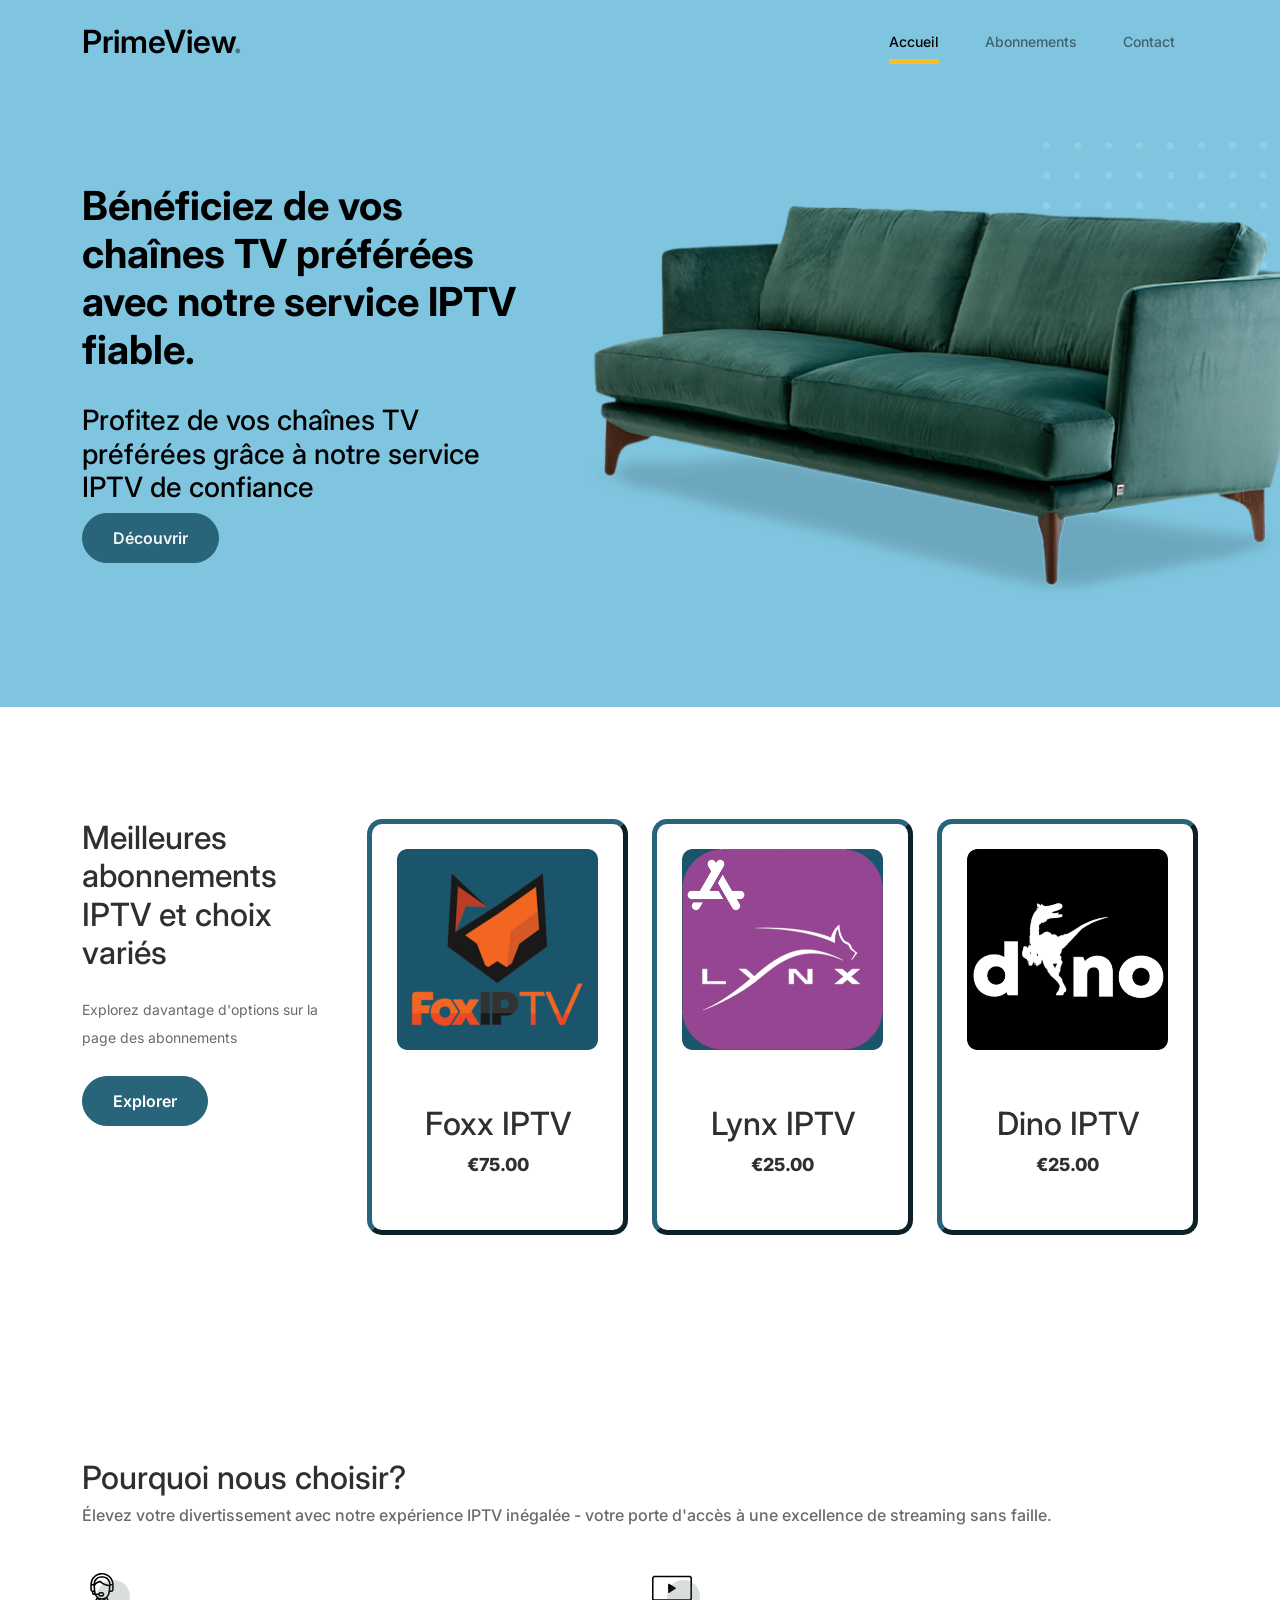
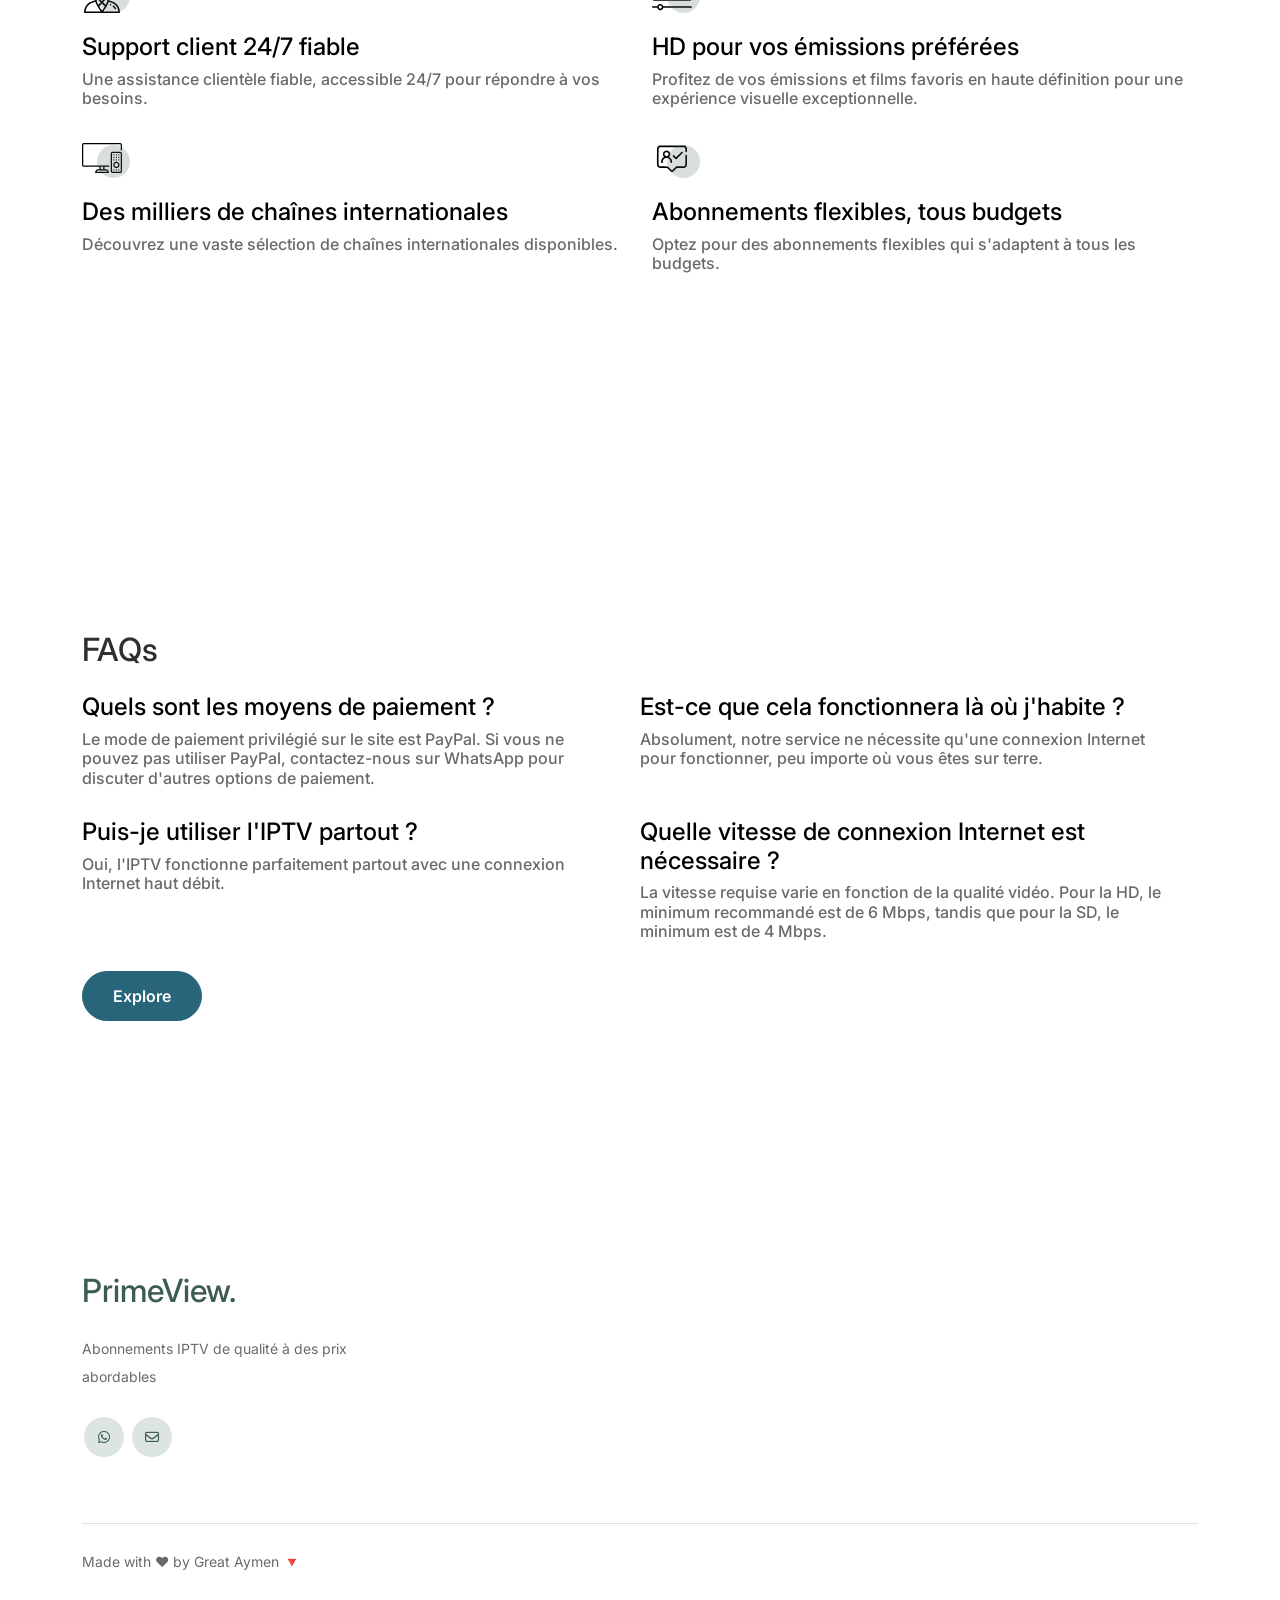
<file: index.html>
<!doctype html>
<html lang="en">
<head>
  <meta charset="utf-8">
  <meta name="viewport" content="width=device-width, initial-scale=1, shrink-to-fit=no">
  <meta name="author" content="Untree.co">
  <link rel="shortcut icon" href="favicon.png">

  <meta name="description" content="" />
  <meta name="keywords" content="bootstrap, bootstrap4" />

		<!-- Bootstrap CSS -->
		<link href="css/bootstrap.min.css" rel="stylesheet">
		<link href="https://cdnjs.cloudflare.com/ajax/libs/font-awesome/6.0.0-beta3/css/all.min.css" rel="stylesheet">
		<link href="css/tiny-slider.css" rel="stylesheet">
		<link href="css/style.css" rel="stylesheet">
		<title>Prime View</title>
	</head>

	<body>

		<!-- Start Header/Navigation -->
		<nav class="custom-navbar navbar navbar navbar-expand-md navbar-dark bg-dark" arial-label="Furni navigation bar">

			<div class="container">
				<a class="navbar-brand" href="index.html" style="color: black;">PrimeView<span>.</span></a>

				<button class="navbar-toggler" type="button" data-bs-toggle="collapse" data-bs-target="#navbarsFurni" aria-controls="navbarsFurni" aria-expanded="false" aria-label="Toggle navigation">
					<span class="navbar-toggler-icon"></span>
				</button>

				<div class="collapse navbar-collapse" id="navbarsFurni">
					<ul class="custom-navbar-nav navbar-nav ms-auto mb-2 mb-md-0">
						<li class="nav-item active">
							<a class="nav-link" href="index.html">Accueil</a>
						</li>
						<li><a class="nav-link" href="shop.html">Abonnements</a></li>
						<li><a class="nav-link" href="contact.html">Contact</a></li>
					</ul>
				</div>
			</div>
				
		</nav>
		<!-- End Header/Navigation -->

		<!-- Start Hero Section -->
			<div class="hero">
				<div class="container">
					<div class="row justify-content-between">
						<div class="col-lg-5">
							<div class="intro-excerpt">
								<h1>Bénéficiez de vos chaînes TV préférées avec notre service IPTV fiable.</h1>
								<h3 style="color: black;">Profitez de vos chaînes TV préférées grâce à notre service IPTV de confiance</h3>
								<p><a href="shop.html" class="btn btn-secondary me-2">Découvrir</a></p>
							</div>
						</div>
						<div class="col-lg-7">
							<div class="hero-img-wrap">
								<img src="images/couch.png" class="img-fluid">
							</div>
						</div>
					</div>
				</div>
			</div>
		<!-- End Hero Section -->

		<!-- Start Product Section -->
		<div class="product-section">
			<div class="container">
				<div class="row">

					<!-- Start Column 1 -->
					<div class="col-md-12 col-lg-3 mb-5 mb-lg-0">
						<h2 class="mb-4 section-title">Meilleures abonnements IPTV et choix variés</h2>
						<p class="mb-4">Explorez davantage d'options sur la page des abonnements</p>
						<p><a href="shop.html" class="btn">Explorer</a></p>
					</div> 
					<!-- End Column 1 -->

					<!-- Start Column 2 -->
					<div class="col-12 col-md-4 col-lg-3 mb-5 mb-md-0">
						<a class="product-item" href="cart.html">
							<img src="images/fox-logo.png" class="img-fluid product-thumbnail">
							<h2 class="product-title">Foxx IPTV</h2>
							<strong class="product-price">€75.00</strong>

							<span class="icon-cross">
								<img src="images/cart.svg" class="img-fluid">
							</span>
						</a>
					</div> 
					<!-- End Column 2 -->

					<!-- Start Column 3 -->
					<div class="col-12 col-md-4 col-lg-3 mb-5 mb-md-0">
						<a class="product-item" href="cart.html">
							<img src="images/lynx-logo.png" class="img-fluid product-thumbnail">
							<h2 class="product-title">Lynx IPTV</h2>
							<strong class="product-price">€25.00</strong>

							<span class="icon-cross">
								<img src="images/cart.svg" class="img-fluid">
							</span>
						</a>
					</div>
					<!-- End Column 3 -->

					<!-- Start Column 4 -->
					<div class="col-12 col-md-4 col-lg-3 mb-5 mb-md-0">
						<a class="product-item" href="cart.html">
							<img src="images/dino-logo.png" class="img-fluid product-thumbnail">
							<h2 class="product-title">Dino IPTV</h2>
							<strong class="product-price">€25.00</strong>

							<span class="icon-cross">
								<img src="images/cart.svg" class="img-fluid">
							</span>
						</a>
					</div>
					<!-- End Column 4 -->

				</div>
			</div>
		</div>
		<!-- End Product Section -->

		<!-- Start Why Choose Us Section -->
		<div class="why-choose-section">
			<div class="container">
				<div class="row justify-content-between">
						<h2 class="section-title">Pourquoi nous choisir?</h2>
						<h6>Élevez votre divertissement avec notre expérience IPTV inégalée - votre porte d'accès à une excellence de streaming sans faille.</6>

						<div class="row my-5">
							<div class="col-6 col-md-6">
								<div class="feature">
									<div class="icon">
										<img src="images/support.svg" alt="Image" class="imf-fluid" style="width: 40px;">
									</div>
									<h4 style="color: black;">Support client 24/7 fiable</h4>
									<h6>Une assistance clientèle fiable, accessible 24/7 pour répondre à vos besoins.</h6>
								</div>
							</div>

							<div class="col-6 col-md-6">
								<div class="feature">
									<div class="icon">
										<img src="images/video-player.svg" alt="Image" class="imf-fluid" style="width: 40px;">
									</div>
									<h4 style="color: black;">HD pour vos émissions préférées</h4>
									<h6>Profitez de vos émissions et films favoris en haute définition pour une expérience visuelle exceptionnelle.</h6>
								</div>
							</div>

							<div class="col-6 col-md-6">
								<div class="feature">
									<div class="icon">
										<img src="images/television.svg" alt="Image" class="imf-fluid" style="width: 40px;">
									</div>
									<h4 style="color: black;">Des milliers de chaînes internationales</h4>
									<h6>Découvrez une vaste sélection de chaînes internationales disponibles.</h6>
								</div>
							</div>

							<div class="col-6 col-md-6">
								<div class="feature">
									<div class="icon">
										<img src="images/subscribe.svg" alt="Image" class="imf-fluid" style="width: 40px;">
									</div>
									<h4 style="color: black;">Abonnements flexibles, tous budgets</h4>
									<h6>Optez pour des abonnements flexibles qui s'adaptent à tous les budgets.</h6>
								</div>
							</div>

						</div>
					

				</div>
			</div>
		</div>
		<!-- End Why Choose Us Section -->

		<!-- Start We Help Section -->
		<div class="we-help-section">
			<div class="container">
				<div class="row justify-content-between">
					<div class="row my-5">
						<h2 class="section-title mb-4">FAQs</h2>
						<div class="col-6 col-md-6">
							<div class="feature">
								<h4 style="color: black;">Quels sont les moyens de paiement ?</h4>
								<h6>Le mode de paiement privilégié sur le site est PayPal. Si vous ne pouvez pas utiliser PayPal, contactez-nous sur WhatsApp pour discuter d'autres options de paiement.</h6>
							</div>
						</div>

						<div class="col-6 col-md-6">
							<div class="feature">
								<h4 style="color: black;">Est-ce que cela fonctionnera là où j'habite ?</h4>
								<h6>Absolument, notre service ne nécessite qu'une connexion Internet pour fonctionner, peu importe où vous êtes sur terre.</h6>
							</div>
						</div>

						<div class="col-6 col-md-6">
							<div class="feature">
								<h4 style="color: black;">Puis-je utiliser l'IPTV partout ?</h4>
								<h6>Oui, l'IPTV fonctionne parfaitement partout avec une connexion Internet haut débit.</h6>
							</div>
						</div>

						<div class="col-6 col-md-6">
							<div class="feature">
								<h4 style="color: black;">Quelle vitesse de connexion Internet est nécessaire ?</h4>
								<h6>La vitesse requise varie en fonction de la qualité vidéo. Pour la HD, le minimum recommandé est de 6 Mbps, tandis que pour la SD, le minimum est de 4 Mbps.</h6>
							</div>
						</div>
						<p><a herf="#" class="btn">Explore</a></p>
					</div>
				</div>
			</div>
		</div>
		<!-- End We Help Section -->
	
		<!-- Start Footer Section -->
		<footer class="footer-section">
			<div class="container relative">
				<div class="row g-5 mb-5">
					<div class="col-lg-4">
						<div class="mb-4 footer-logo-wrap"><a href="#" class="footer-logo">PrimeView<span>.</span></a></div>
						<p class="mb-4">Abonnements IPTV de qualité à des prix abordables</p>

						<ul class="list-unstyled custom-social">
							<li><a href="#"><span class="fa-brands fa-whatsapp"></span></a></li>
							<li><a href="#"><span class="fa-regular fa-envelope"></span></a></li>
						</ul>
					</div>

				</div>

				<div class="border-top copyright">
					<div class="row pt-4">
						<div class="col-lg-6">
							<p>Made with <span class="heart">❤</span> by Great Aymen <span>🔻</span></p>
						</div>

					</div>
				</div>

			</div>
		</footer>
		<!-- End Footer Section -->	


		<script src="js/bootstrap.bundle.min.js"></script>
		<script src="js/tiny-slider.js"></script>
		<script src="js/custom.js"></script>
	</body>

</html>
</file>
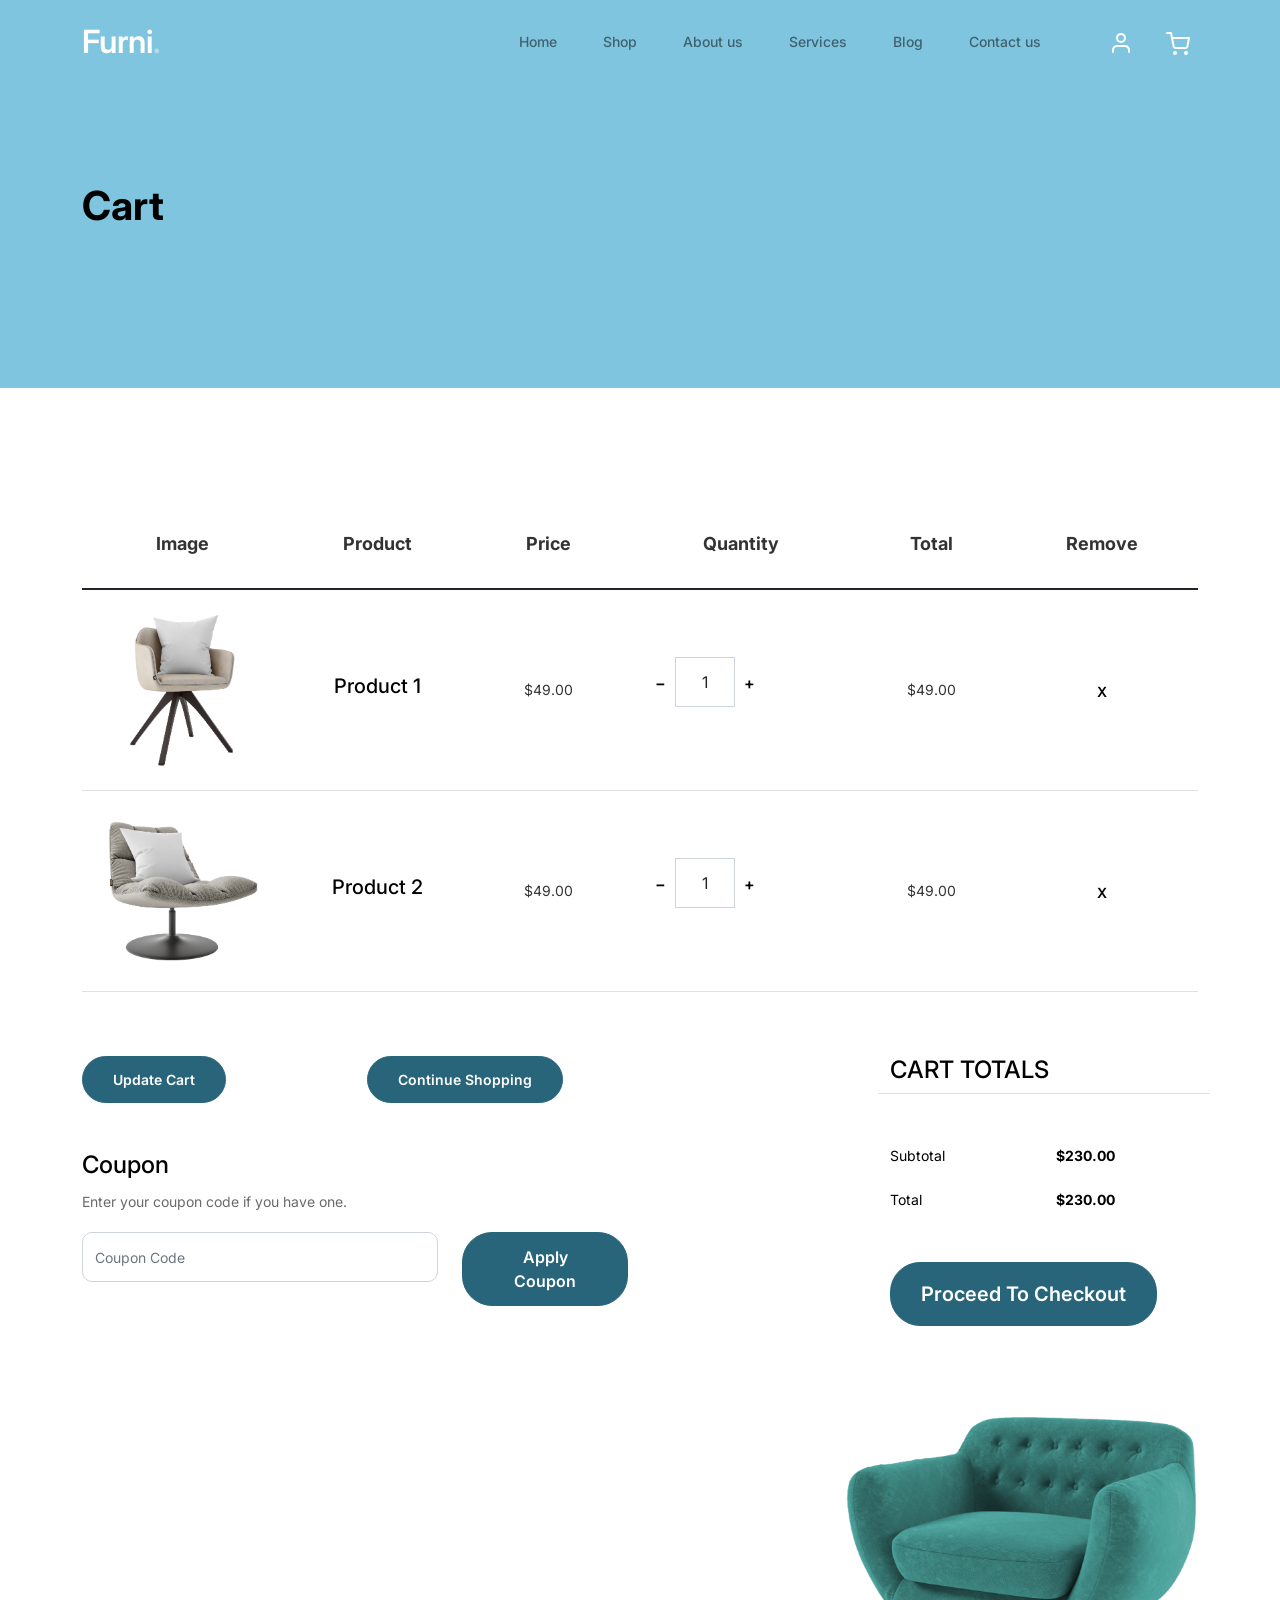
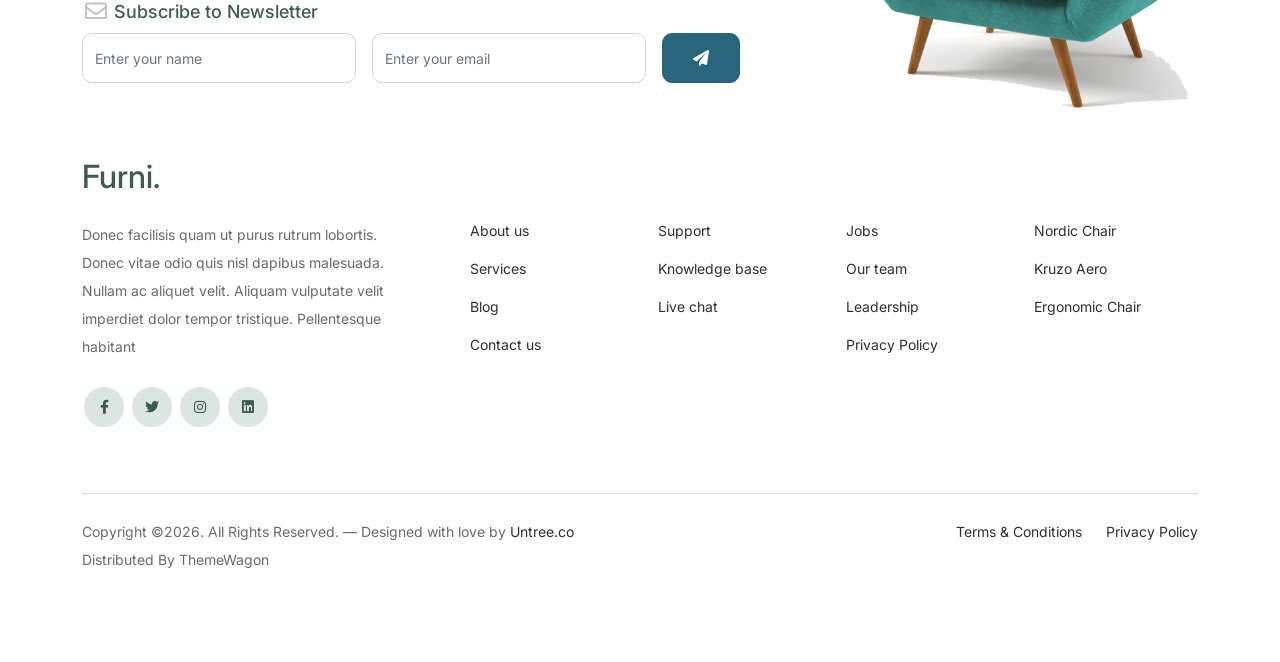
<file: cart.html>
<!-- /*
* Bootstrap 5
* Template Name: Furni
* Template Author: Untree.co
* Template URI: https://untree.co/
* License: https://creativecommons.org/licenses/by/3.0/
*/ -->
<!doctype html>
<html lang="en">
<head>
  <meta charset="utf-8">
  <meta name="viewport" content="width=device-width, initial-scale=1, shrink-to-fit=no">
  <meta name="author" content="Untree.co">
  <link rel="shortcut icon" href="favicon.png">

  <meta name="description" content="" />
  <meta name="keywords" content="bootstrap, bootstrap4" />

		<!-- Bootstrap CSS -->
		<link href="css/bootstrap.min.css" rel="stylesheet">
		<link href="https://cdnjs.cloudflare.com/ajax/libs/font-awesome/6.0.0-beta3/css/all.min.css" rel="stylesheet">
		<link href="css/tiny-slider.css" rel="stylesheet">
		<link href="css/style.css" rel="stylesheet">
		<title>Furni Free Bootstrap 5 Template for Furniture and Interior Design Websites by Untree.co </title>
	</head>

	<body>

		<!-- Start Header/Navigation -->
		<nav class="custom-navbar navbar navbar navbar-expand-md navbar-dark bg-dark" arial-label="Furni navigation bar">

			<div class="container">
				<a class="navbar-brand" href="index.html">Furni<span>.</span></a>

				<button class="navbar-toggler" type="button" data-bs-toggle="collapse" data-bs-target="#navbarsFurni" aria-controls="navbarsFurni" aria-expanded="false" aria-label="Toggle navigation">
					<span class="navbar-toggler-icon"></span>
				</button>

				<div class="collapse navbar-collapse" id="navbarsFurni">
					<ul class="custom-navbar-nav navbar-nav ms-auto mb-2 mb-md-0">
						<li class="nav-item ">
							<a class="nav-link" href="index.html">Home</a>
						</li>
						<li><a class="nav-link" href="shop.html">Shop</a></li>
						<li><a class="nav-link" href="about.html">About us</a></li>
						<li><a class="nav-link" href="services.html">Services</a></li>
						<li><a class="nav-link" href="blog.html">Blog</a></li>
						<li><a class="nav-link" href="contact.html">Contact us</a></li>
					</ul>

					<ul class="custom-navbar-cta navbar-nav mb-2 mb-md-0 ms-5">
						<li><a class="nav-link" href="#"><img src="images/user.svg"></a></li>
						<li><a class="nav-link" href="cart.html"><img src="images/cart.svg"></a></li>
					</ul>
				</div>
			</div>
				
		</nav>
		<!-- End Header/Navigation -->

		<!-- Start Hero Section -->
			<div class="hero">
				<div class="container">
					<div class="row justify-content-between">
						<div class="col-lg-5">
							<div class="intro-excerpt">
								<h1>Cart</h1>
							</div>
						</div>
						<div class="col-lg-7">
							
						</div>
					</div>
				</div>
			</div>
		<!-- End Hero Section -->

		

		<div class="untree_co-section before-footer-section">
            <div class="container">
              <div class="row mb-5">
                <form class="col-md-12" method="post">
                  <div class="site-blocks-table">
                    <table class="table">
                      <thead>
                        <tr>
                          <th class="product-thumbnail">Image</th>
                          <th class="product-name">Product</th>
                          <th class="product-price">Price</th>
                          <th class="product-quantity">Quantity</th>
                          <th class="product-total">Total</th>
                          <th class="product-remove">Remove</th>
                        </tr>
                      </thead>
                      <tbody>
                        <tr>
                          <td class="product-thumbnail">
                            <img src="images/product-1.png" alt="Image" class="img-fluid">
                          </td>
                          <td class="product-name">
                            <h2 class="h5 text-black">Product 1</h2>
                          </td>
                          <td>$49.00</td>
                          <td>
                            <div class="input-group mb-3 d-flex align-items-center quantity-container" style="max-width: 120px;">
                              <div class="input-group-prepend">
                                <button class="btn btn-outline-black decrease" type="button">&minus;</button>
                              </div>
                              <input type="text" class="form-control text-center quantity-amount" value="1" placeholder="" aria-label="Example text with button addon" aria-describedby="button-addon1">
                              <div class="input-group-append">
                                <button class="btn btn-outline-black increase" type="button">&plus;</button>
                              </div>
                            </div>
        
                          </td>
                          <td>$49.00</td>
                          <td><a href="#" class="btn btn-black btn-sm">X</a></td>
                        </tr>
        
                        <tr>
                          <td class="product-thumbnail">
                            <img src="images/product-2.png" alt="Image" class="img-fluid">
                          </td>
                          <td class="product-name">
                            <h2 class="h5 text-black">Product 2</h2>
                          </td>
                          <td>$49.00</td>
                          <td>
                            <div class="input-group mb-3 d-flex align-items-center quantity-container" style="max-width: 120px;">
                              <div class="input-group-prepend">
                                <button class="btn btn-outline-black decrease" type="button">&minus;</button>
                              </div>
                              <input type="text" class="form-control text-center quantity-amount" value="1" placeholder="" aria-label="Example text with button addon" aria-describedby="button-addon1">
                              <div class="input-group-append">
                                <button class="btn btn-outline-black increase" type="button">&plus;</button>
                              </div>
                            </div>
        
                          </td>
                          <td>$49.00</td>
                          <td><a href="#" class="btn btn-black btn-sm">X</a></td>
                        </tr>
                      </tbody>
                    </table>
                  </div>
                </form>
              </div>
        
              <div class="row">
                <div class="col-md-6">
                  <div class="row mb-5">
                    <div class="col-md-6 mb-3 mb-md-0">
                      <button class="btn btn-black btn-sm btn-block">Update Cart</button>
                    </div>
                    <div class="col-md-6">
                      <button class="btn btn-outline-black btn-sm btn-block">Continue Shopping</button>
                    </div>
                  </div>
                  <div class="row">
                    <div class="col-md-12">
                      <label class="text-black h4" for="coupon">Coupon</label>
                      <p>Enter your coupon code if you have one.</p>
                    </div>
                    <div class="col-md-8 mb-3 mb-md-0">
                      <input type="text" class="form-control py-3" id="coupon" placeholder="Coupon Code">
                    </div>
                    <div class="col-md-4">
                      <button class="btn btn-black">Apply Coupon</button>
                    </div>
                  </div>
                </div>
                <div class="col-md-6 pl-5">
                  <div class="row justify-content-end">
                    <div class="col-md-7">
                      <div class="row">
                        <div class="col-md-12 text-right border-bottom mb-5">
                          <h3 class="text-black h4 text-uppercase">Cart Totals</h3>
                        </div>
                      </div>
                      <div class="row mb-3">
                        <div class="col-md-6">
                          <span class="text-black">Subtotal</span>
                        </div>
                        <div class="col-md-6 text-right">
                          <strong class="text-black">$230.00</strong>
                        </div>
                      </div>
                      <div class="row mb-5">
                        <div class="col-md-6">
                          <span class="text-black">Total</span>
                        </div>
                        <div class="col-md-6 text-right">
                          <strong class="text-black">$230.00</strong>
                        </div>
                      </div>
        
                      <div class="row">
                        <div class="col-md-12">
                          <button class="btn btn-black btn-lg py-3 btn-block" onclick="window.location='checkout.html'">Proceed To Checkout</button>
                        </div>
                      </div>
                    </div>
                  </div>
                </div>
              </div>
            </div>
          </div>
		

		<!-- Start Footer Section -->
		<footer class="footer-section">
			<div class="container relative">

				<div class="sofa-img">
					<img src="images/sofa.png" alt="Image" class="img-fluid">
				</div>

				<div class="row">
					<div class="col-lg-8">
						<div class="subscription-form">
							<h3 class="d-flex align-items-center"><span class="me-1"><img src="images/envelope-outline.svg" alt="Image" class="img-fluid"></span><span>Subscribe to Newsletter</span></h3>

							<form action="#" class="row g-3">
								<div class="col-auto">
									<input type="text" class="form-control" placeholder="Enter your name">
								</div>
								<div class="col-auto">
									<input type="email" class="form-control" placeholder="Enter your email">
								</div>
								<div class="col-auto">
									<button class="btn btn-primary">
										<span class="fa fa-paper-plane"></span>
									</button>
								</div>
							</form>

						</div>
					</div>
				</div>

				<div class="row g-5 mb-5">
					<div class="col-lg-4">
						<div class="mb-4 footer-logo-wrap"><a href="#" class="footer-logo">Furni<span>.</span></a></div>
						<p class="mb-4">Donec facilisis quam ut purus rutrum lobortis. Donec vitae odio quis nisl dapibus malesuada. Nullam ac aliquet velit. Aliquam vulputate velit imperdiet dolor tempor tristique. Pellentesque habitant</p>

						<ul class="list-unstyled custom-social">
							<li><a href="#"><span class="fa fa-brands fa-facebook-f"></span></a></li>
							<li><a href="#"><span class="fa fa-brands fa-twitter"></span></a></li>
							<li><a href="#"><span class="fa fa-brands fa-instagram"></span></a></li>
							<li><a href="#"><span class="fa fa-brands fa-linkedin"></span></a></li>
						</ul>
					</div>

					<div class="col-lg-8">
						<div class="row links-wrap">
							<div class="col-6 col-sm-6 col-md-3">
								<ul class="list-unstyled">
									<li><a href="#">About us</a></li>
									<li><a href="#">Services</a></li>
									<li><a href="#">Blog</a></li>
									<li><a href="#">Contact us</a></li>
								</ul>
							</div>

							<div class="col-6 col-sm-6 col-md-3">
								<ul class="list-unstyled">
									<li><a href="#">Support</a></li>
									<li><a href="#">Knowledge base</a></li>
									<li><a href="#">Live chat</a></li>
								</ul>
							</div>

							<div class="col-6 col-sm-6 col-md-3">
								<ul class="list-unstyled">
									<li><a href="#">Jobs</a></li>
									<li><a href="#">Our team</a></li>
									<li><a href="#">Leadership</a></li>
									<li><a href="#">Privacy Policy</a></li>
								</ul>
							</div>

							<div class="col-6 col-sm-6 col-md-3">
								<ul class="list-unstyled">
									<li><a href="#">Nordic Chair</a></li>
									<li><a href="#">Kruzo Aero</a></li>
									<li><a href="#">Ergonomic Chair</a></li>
								</ul>
							</div>
						</div>
					</div>

				</div>

				<div class="border-top copyright">
					<div class="row pt-4">
						<div class="col-lg-6">
							<p class="mb-2 text-center text-lg-start">Copyright &copy;<script>document.write(new Date().getFullYear());</script>. All Rights Reserved. &mdash; Designed with love by <a href="https://untree.co">Untree.co</a> Distributed By <a hreff="https://themewagon.com">ThemeWagon</a>  <!-- License information: https://untree.co/license/ -->
            </p>
						</div>

						<div class="col-lg-6 text-center text-lg-end">
							<ul class="list-unstyled d-inline-flex ms-auto">
								<li class="me-4"><a href="#">Terms &amp; Conditions</a></li>
								<li><a href="#">Privacy Policy</a></li>
							</ul>
						</div>

					</div>
				</div>

			</div>
		</footer>
		<!-- End Footer Section -->	


		<script src="js/bootstrap.bundle.min.js"></script>
		<script src="js/tiny-slider.js"></script>
		<script src="js/custom.js"></script>
	</body>

</html>
</file>
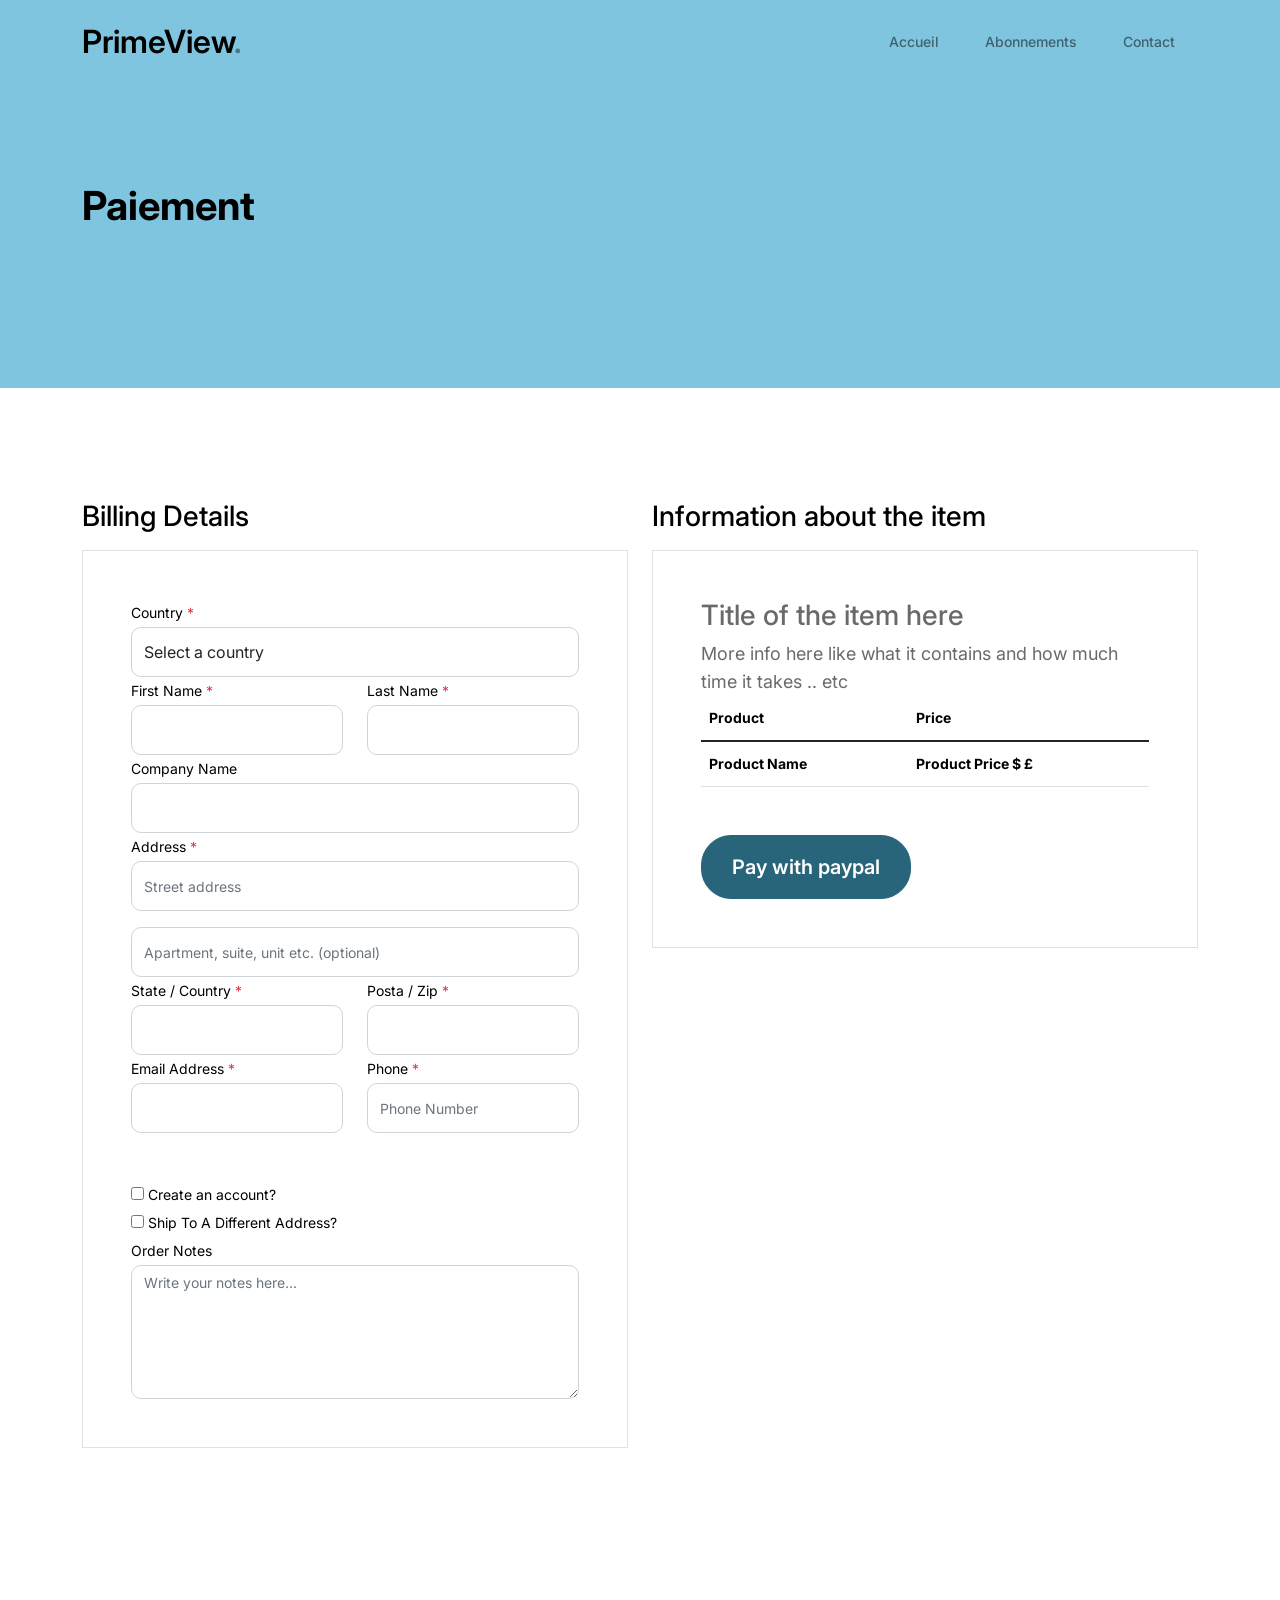
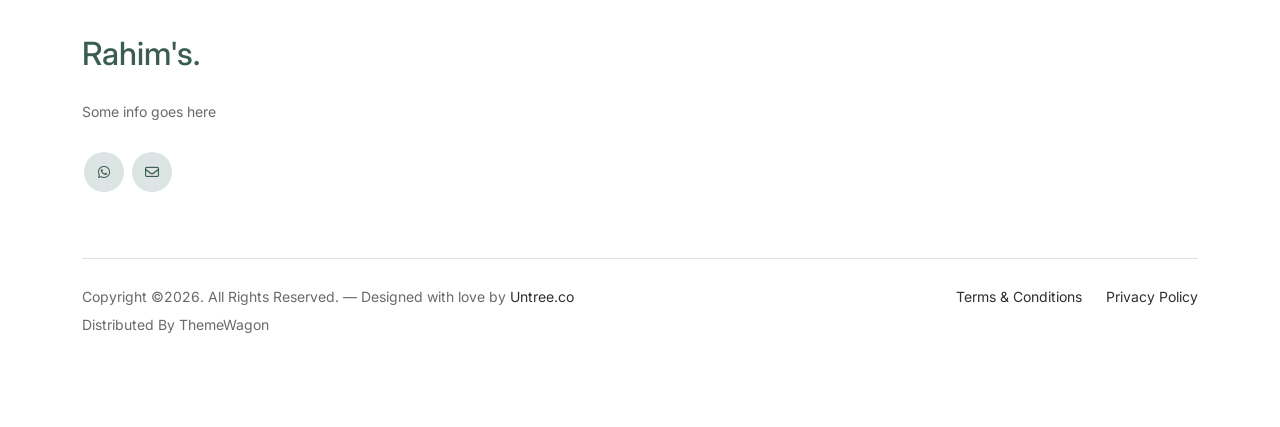
<file: checkout.html>
<!doctype html>
<html lang="en">
<head>
  <meta charset="utf-8">
  <meta name="viewport" content="width=device-width, initial-scale=1, shrink-to-fit=no">
  <meta name="author" content="Untree.co">
  <link rel="shortcut icon" href="favicon.png">

  <meta name="description" content="" />
  <meta name="keywords" content="bootstrap, bootstrap4" />

		<!-- Bootstrap CSS -->
		<link href="css/bootstrap.min.css" rel="stylesheet">
		<link href="https://cdnjs.cloudflare.com/ajax/libs/font-awesome/6.0.0-beta3/css/all.min.css" rel="stylesheet">
		<link href="css/tiny-slider.css" rel="stylesheet">
		<link href="css/style.css" rel="stylesheet">
		<title>Rahim's Website</title>
	</head>

	<body>

		<!-- Start Header/Navigation -->
		<nav class="custom-navbar navbar navbar navbar-expand-md navbar-dark bg-dark" arial-label="Furni navigation bar">

			<div class="container">
				<a class="navbar-brand" href="index.html" style="color: black;">PrimeView<span>.</span></a>

				<button class="navbar-toggler" type="button" data-bs-toggle="collapse" data-bs-target="#navbarsFurni" aria-controls="navbarsFurni" aria-expanded="false" aria-label="Toggle navigation">
					<span class="navbar-toggler-icon"></span>
				</button>

				<div class="collapse navbar-collapse" id="navbarsFurni">
					<ul class="custom-navbar-nav navbar-nav ms-auto mb-2 mb-md-0">
						<li>
							<a class="nav-link" href="index.html">Accueil</a>
						</li>
						<li><a class="nav-link" href="shop.html">Abonnements</a></li>
						<li><a class="nav-link" href="contact.html">Contact</a></li>
					</ul>
				</div>
			</div>
				
		</nav>
		<!-- End Header/Navigation -->

		<!-- Start Hero Section -->
			<div class="hero">
				<div class="container">
					<div class="row justify-content-between">
						<div class="col-lg-5">
							<div class="intro-excerpt">
								<h1>Paiement</h1>
							</div>
						</div>
						<div class="col-lg-7">
							
						</div>
					</div>
				</div>
			</div>
		<!-- End Hero Section -->

		<div class="untree_co-section">
		    <div class="container">
		      <div class="row">
		        <div class="col-md-6 mb-5 mb-md-0">
		          <h2 class="h3 mb-3 text-black">Billing Details</h2>
		          <div class="p-3 p-lg-5 border bg-white">
		            <div class="form-group">
		              <label for="c_country" class="text-black">Country <span class="text-danger">*</span></label>
		              <select id="c_country" class="form-control">
		                <option value="1">Select a country</option>    
		                <option value="2">bangladesh</option>    
		                <option value="3">Algeria</option>    
		                <option value="4">Afghanistan</option>    
		                <option value="5">Ghana</option>    
		                <option value="6">Albania</option>    
		                <option value="7">Bahrain</option>    
		                <option value="8">Colombia</option>    
		                <option value="9">Dominican Republic</option>    
		              </select>
		            </div>
		            <div class="form-group row">
		              <div class="col-md-6">
		                <label for="c_fname" class="text-black">First Name <span class="text-danger">*</span></label>
		                <input type="text" class="form-control" id="c_fname" name="c_fname">
		              </div>
		              <div class="col-md-6">
		                <label for="c_lname" class="text-black">Last Name <span class="text-danger">*</span></label>
		                <input type="text" class="form-control" id="c_lname" name="c_lname">
		              </div>
		            </div>

		            <div class="form-group row">
		              <div class="col-md-12">
		                <label for="c_companyname" class="text-black">Company Name </label>
		                <input type="text" class="form-control" id="c_companyname" name="c_companyname">
		              </div>
		            </div>

		            <div class="form-group row">
		              <div class="col-md-12">
		                <label for="c_address" class="text-black">Address <span class="text-danger">*</span></label>
		                <input type="text" class="form-control" id="c_address" name="c_address" placeholder="Street address">
		              </div>
		            </div>

		            <div class="form-group mt-3">
		              <input type="text" class="form-control" placeholder="Apartment, suite, unit etc. (optional)">
		            </div>

		            <div class="form-group row">
		              <div class="col-md-6">
		                <label for="c_state_country" class="text-black">State / Country <span class="text-danger">*</span></label>
		                <input type="text" class="form-control" id="c_state_country" name="c_state_country">
		              </div>
		              <div class="col-md-6">
		                <label for="c_postal_zip" class="text-black">Posta / Zip <span class="text-danger">*</span></label>
		                <input type="text" class="form-control" id="c_postal_zip" name="c_postal_zip">
		              </div>
		            </div>

		            <div class="form-group row mb-5">
		              <div class="col-md-6">
		                <label for="c_email_address" class="text-black">Email Address <span class="text-danger">*</span></label>
		                <input type="text" class="form-control" id="c_email_address" name="c_email_address">
		              </div>
		              <div class="col-md-6">
		                <label for="c_phone" class="text-black">Phone <span class="text-danger">*</span></label>
		                <input type="text" class="form-control" id="c_phone" name="c_phone" placeholder="Phone Number">
		              </div>
		            </div>

		            <div class="form-group">
		              <label for="c_create_account" class="text-black" data-bs-toggle="collapse" href="#create_an_account" role="button" aria-expanded="false" aria-controls="create_an_account"><input type="checkbox" value="1" id="c_create_account"> Create an account?</label>
		              <div class="collapse" id="create_an_account">
		                <div class="py-2 mb-4">
		                  <p class="mb-3">Create an account by entering the information below. If you are a returning customer please login at the top of the page.</p>
		                  <div class="form-group">
		                    <label for="c_account_password" class="text-black">Account Password</label>
		                    <input type="email" class="form-control" id="c_account_password" name="c_account_password" placeholder="">
		                  </div>
		                </div>
		              </div>
		            </div>


		            <div class="form-group">
		              <label for="c_ship_different_address" class="text-black" data-bs-toggle="collapse" href="#ship_different_address" role="button" aria-expanded="false" aria-controls="ship_different_address"><input type="checkbox" value="1" id="c_ship_different_address"> Ship To A Different Address?</label>
		              <div class="collapse" id="ship_different_address">
		                <div class="py-2">

		                  <div class="form-group">
		                    <label for="c_diff_country" class="text-black">Country <span class="text-danger">*</span></label>
		                    <select id="c_diff_country" class="form-control">
		                      <option value="1">Select a country</option>    
		                      <option value="2">bangladesh</option>    
		                      <option value="3">Algeria</option>    
		                      <option value="4">Afghanistan</option>    
		                      <option value="5">Ghana</option>    
		                      <option value="6">Albania</option>    
		                      <option value="7">Bahrain</option>    
		                      <option value="8">Colombia</option>    
		                      <option value="9">Dominican Republic</option>    
		                    </select>
		                  </div>


		                  <div class="form-group row">
		                    <div class="col-md-6">
		                      <label for="c_diff_fname" class="text-black">First Name <span class="text-danger">*</span></label>
		                      <input type="text" class="form-control" id="c_diff_fname" name="c_diff_fname">
		                    </div>
		                    <div class="col-md-6">
		                      <label for="c_diff_lname" class="text-black">Last Name <span class="text-danger">*</span></label>
		                      <input type="text" class="form-control" id="c_diff_lname" name="c_diff_lname">
		                    </div>
		                  </div>

		                  <div class="form-group row">
		                    <div class="col-md-12">
		                      <label for="c_diff_companyname" class="text-black">Company Name </label>
		                      <input type="text" class="form-control" id="c_diff_companyname" name="c_diff_companyname">
		                    </div>
		                  </div>

		                  <div class="form-group row  mb-3">
		                    <div class="col-md-12">
		                      <label for="c_diff_address" class="text-black">Address <span class="text-danger">*</span></label>
		                      <input type="text" class="form-control" id="c_diff_address" name="c_diff_address" placeholder="Street address">
		                    </div>
		                  </div>

		                  <div class="form-group">
		                    <input type="text" class="form-control" placeholder="Apartment, suite, unit etc. (optional)">
		                  </div>

		                  <div class="form-group row">
		                    <div class="col-md-6">
		                      <label for="c_diff_state_country" class="text-black">State / Country <span class="text-danger">*</span></label>
		                      <input type="text" class="form-control" id="c_diff_state_country" name="c_diff_state_country">
		                    </div>
		                    <div class="col-md-6">
		                      <label for="c_diff_postal_zip" class="text-black">Posta / Zip <span class="text-danger">*</span></label>
		                      <input type="text" class="form-control" id="c_diff_postal_zip" name="c_diff_postal_zip">
		                    </div>
		                  </div>

		                  <div class="form-group row mb-5">
		                    <div class="col-md-6">
		                      <label for="c_diff_email_address" class="text-black">Email Address <span class="text-danger">*</span></label>
		                      <input type="text" class="form-control" id="c_diff_email_address" name="c_diff_email_address">
		                    </div>
		                    <div class="col-md-6">
		                      <label for="c_diff_phone" class="text-black">Phone <span class="text-danger">*</span></label>
		                      <input type="text" class="form-control" id="c_diff_phone" name="c_diff_phone" placeholder="Phone Number">
		                    </div>
		                  </div>

		                </div>

		              </div>
		            </div>

		            <div class="form-group">
		              <label for="c_order_notes" class="text-black">Order Notes</label>
		              <textarea name="c_order_notes" id="c_order_notes" cols="30" rows="5" class="form-control" placeholder="Write your notes here..."></textarea>
		            </div>

		          </div>
		        </div>
		        <div class="col-md-6">

		          <div class="row mb-5">
		            <div class="col-md-12">
						<h2 class="h3 mb-3 text-black">Information about the item</h2>
						<div class="p-3 p-lg-5 border bg-white">
							<h3>Title of the item here</h5>
							<div style="font-size: 18px;">More info here like what it contains and how much time it takes .. etc</div>
							<table class="table site-block-order-table mb-5">
								<thead>
								  <th>Product</th>
								  <th>Price</th>
								</thead>
								<tbody>
								  <tr>
									<td class="text-black font-weight-bold"><strong>Product Name</strong></td>
									<td class="text-black font-weight-bold"><strong>Product Price $ £</strong></td>
								  </tr>
								</tbody>
							</table>
								<div class="form-group">
									  <button class="btn btn-black btn-lg py-3 btn-block" onclick="window.location='thankyou.html'">Pay with paypal</button>
								</div>
						</div>
		            </div>
		          </div>

		        </div>
		      </div>
		    </div>
		  </div>

		<!-- Start Footer Section -->
		<footer class="footer-section">
			<div class="container relative">
				<div class="row g-5 mb-5">
					<div class="col-lg-4">
						<div class="mb-4 footer-logo-wrap"><a href="#" class="footer-logo">Rahim's<span>.</span></a></div>
						<p class="mb-4">Some info goes here</p>

						<ul class="list-unstyled custom-social">
							<li><a href="#"><span class="fa-brands fa-whatsapp"></span></a></li>
							<li><a href="#"><span class="fa-regular fa-envelope"></span></a></li>
						</ul>
					</div>

				</div>

				<div class="border-top copyright">
					<div class="row pt-4">
						<div class="col-lg-6">
							<p class="mb-2 text-center text-lg-start">Copyright &copy;<script>document.write(new Date().getFullYear());</script>. All Rights Reserved. &mdash; Designed with love by <a href="https://untree.co">Untree.co</a> Distributed By <a hreff="https://themewagon.com">ThemeWagon</a>  <!-- License information: https://untree.co/license/ -->
            </p>
						</div>

						<div class="col-lg-6 text-center text-lg-end">
							<ul class="list-unstyled d-inline-flex ms-auto">
								<li class="me-4"><a href="#">Terms &amp; Conditions</a></li>
								<li><a href="#">Privacy Policy</a></li>
							</ul>
						</div>

					</div>
				</div>

			</div>
		</footer>
		<!-- End Footer Section -->	


		<script src="js/bootstrap.bundle.min.js"></script>
		<script src="js/tiny-slider.js"></script>
		<script src="js/custom.js"></script>
	</body>

</html>
</file>
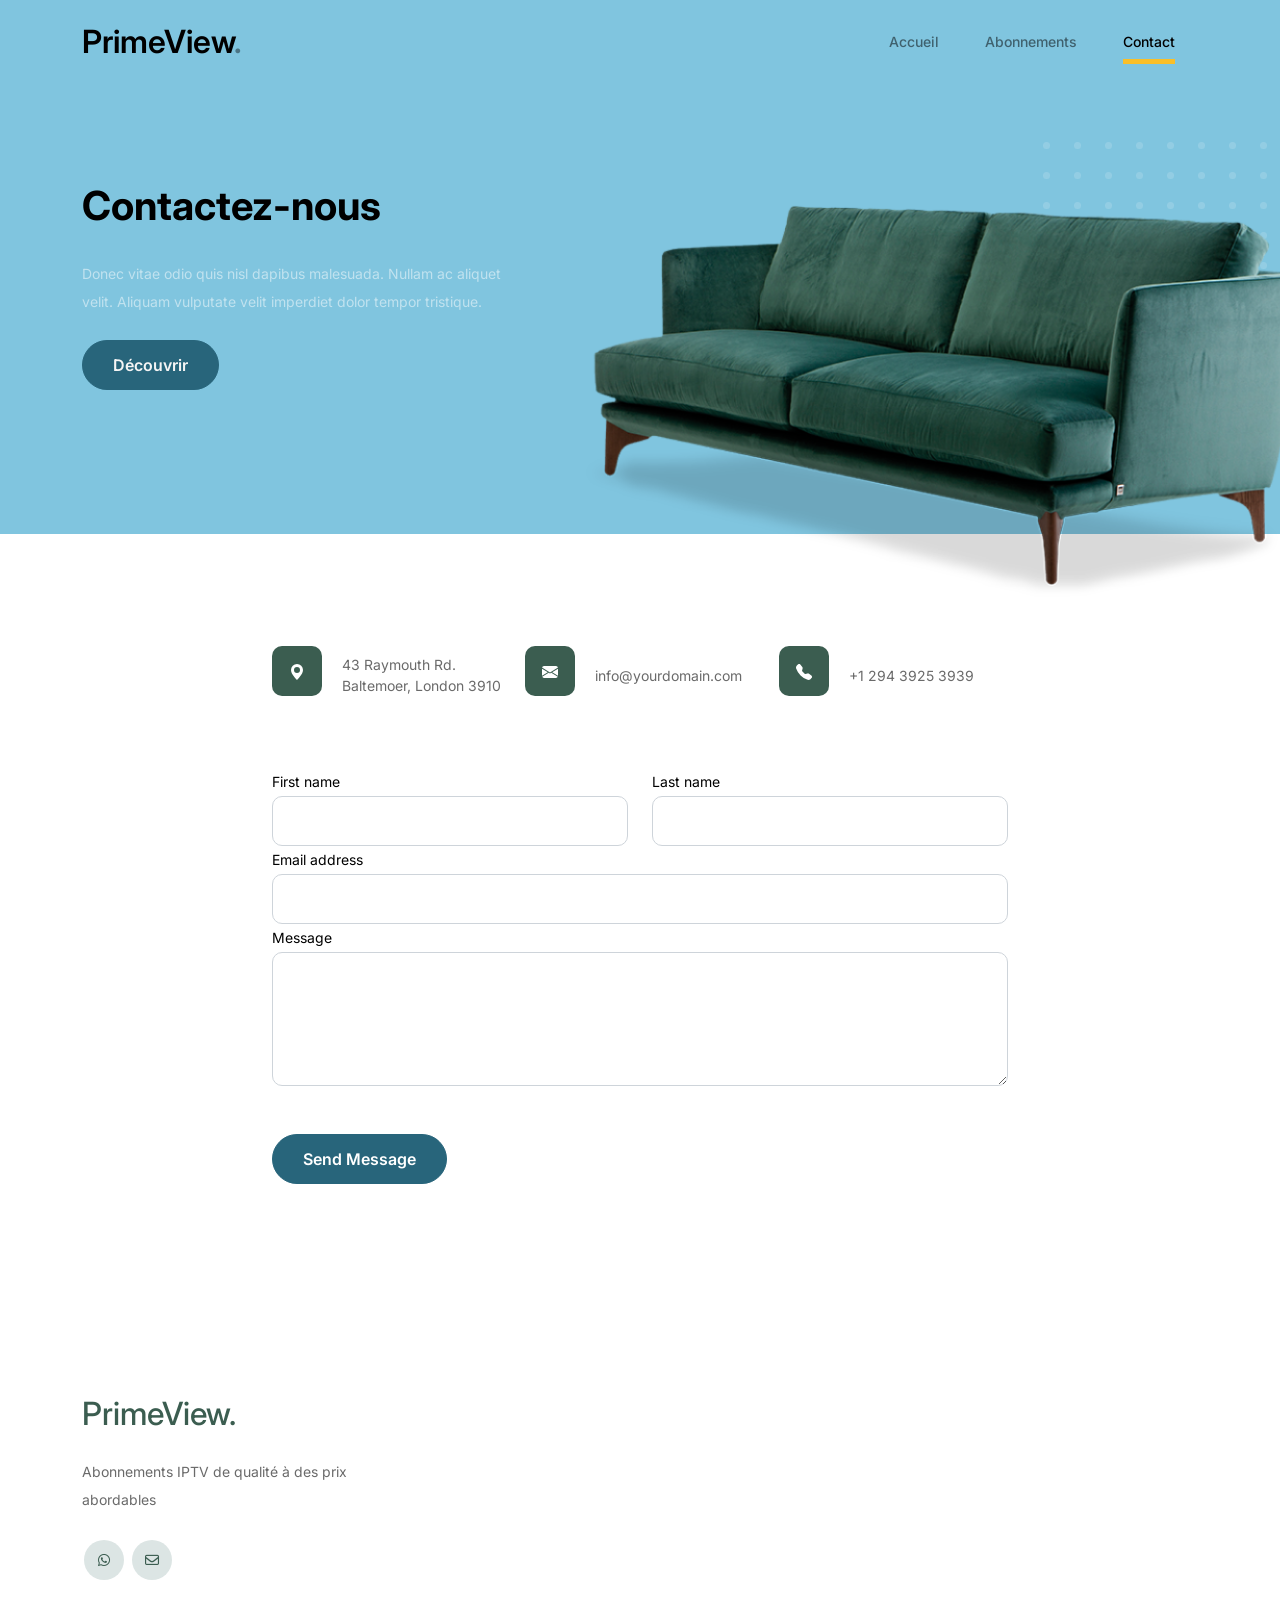
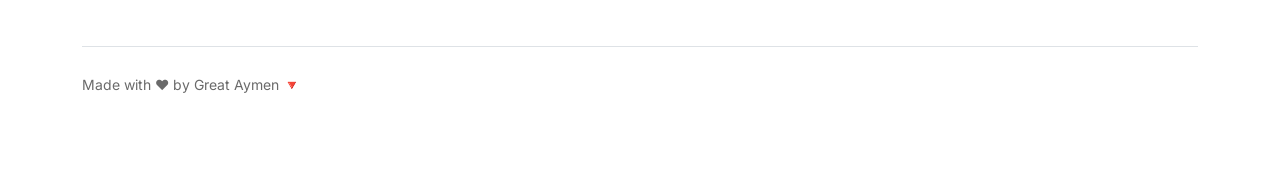
<file: contact.html>
<!doctype html>
<html lang="en">
<head>
  <meta charset="utf-8">
  <meta name="viewport" content="width=device-width, initial-scale=1, shrink-to-fit=no">
  <meta name="author" content="Untree.co">
  <link rel="shortcut icon" href="favicon.png">

  <meta name="description" content="" />
  <meta name="keywords" content="bootstrap, bootstrap4" />

		<!-- Bootstrap CSS -->
		<link href="css/bootstrap.min.css" rel="stylesheet">
		<link href="https://cdnjs.cloudflare.com/ajax/libs/font-awesome/6.0.0-beta3/css/all.min.css" rel="stylesheet">
		<link href="css/tiny-slider.css" rel="stylesheet">
		<link href="css/style.css" rel="stylesheet">
		<title>Rahim's Website</title>
	</head>

	<body>

		<!-- Start Header/Navigation -->
		<nav class="custom-navbar navbar navbar navbar-expand-md navbar-dark bg-dark" arial-label="Furni navigation bar">

			<div class="container">
				<a class="navbar-brand" href="index.html" style="color: black;">PrimeView<span>.</span></a>

				<button class="navbar-toggler" type="button" data-bs-toggle="collapse" data-bs-target="#navbarsFurni" aria-controls="navbarsFurni" aria-expanded="false" aria-label="Toggle navigation">
					<span class="navbar-toggler-icon"></span>
				</button>

				<div class="collapse navbar-collapse" id="navbarsFurni">
					<ul class="custom-navbar-nav navbar-nav ms-auto mb-2 mb-md-0">
						<li>
							<a class="nav-link" href="index.html">Accueil</a>
						</li>
						<li><a class="nav-link" href="shop.html">Abonnements</a></li>
						<li class="nav-item active"><a class="nav-link" href="contact.html">Contact</a></li>
					</ul>
				</div>
			</div>
				
		</nav>
		<!-- End Header/Navigation -->

		<!-- Start Hero Section -->
			<div class="hero">
				<div class="container">
					<div class="row justify-content-between">
						<div class="col-lg-5">
							<div class="intro-excerpt">
								<h1>Contactez-nous</h1>
								<p class="mb-4">Donec vitae odio quis nisl dapibus malesuada. Nullam ac aliquet velit. Aliquam vulputate velit imperdiet dolor tempor tristique.</p>
								<p><a href="" class="btn btn-secondary me-2">Découvrir</a></p>
							</div>
						</div>
						<div class="col-lg-7">
							<div class="hero-img-wrap">
								<img src="images/couch.png" class="img-fluid">
							</div>
						</div>
					</div>
				</div>
			</div>
		<!-- End Hero Section -->

		
		<!-- Start Contact Form -->
		<div class="untree_co-section">
      <div class="container">

        <div class="block">
          <div class="row justify-content-center">


            <div class="col-md-8 col-lg-8 pb-4">


              <div class="row mb-5">
                <div class="col-lg-4">
                  <div  class="service no-shadow align-items-center link horizontal d-flex active" data-aos="fade-left" data-aos-delay="0">
                    <div class="service-icon color-1 mb-4">
                      <svg xmlns="http://www.w3.org/2000/svg" width="16" height="16" fill="currentColor" class="bi bi-geo-alt-fill" viewBox="0 0 16 16">
                        <path d="M8 16s6-5.686 6-10A6 6 0 0 0 2 6c0 4.314 6 10 6 10zm0-7a3 3 0 1 1 0-6 3 3 0 0 1 0 6z"/>
                      </svg>
                    </div> <!-- /.icon -->
                    <div class="service-contents">
                      <p>43 Raymouth Rd. Baltemoer, London 3910</p>
                    </div> <!-- /.service-contents-->
                  </div> <!-- /.service -->
                </div>

                <div class="col-lg-4">
                  <div  class="service no-shadow align-items-center link horizontal d-flex active" data-aos="fade-left" data-aos-delay="0">
                    <div class="service-icon color-1 mb-4">
                      <svg xmlns="http://www.w3.org/2000/svg" width="16" height="16" fill="currentColor" class="bi bi-envelope-fill" viewBox="0 0 16 16">
                        <path d="M.05 3.555A2 2 0 0 1 2 2h12a2 2 0 0 1 1.95 1.555L8 8.414.05 3.555zM0 4.697v7.104l5.803-3.558L0 4.697zM6.761 8.83l-6.57 4.027A2 2 0 0 0 2 14h12a2 2 0 0 0 1.808-1.144l-6.57-4.027L8 9.586l-1.239-.757zm3.436-.586L16 11.801V4.697l-5.803 3.546z"/>
                      </svg>
                    </div> <!-- /.icon -->
                    <div class="service-contents">
                      <p>info@yourdomain.com</p>
                    </div> <!-- /.service-contents-->
                  </div> <!-- /.service -->
                </div>

                <div class="col-lg-4">
                  <div  class="service no-shadow align-items-center link horizontal d-flex active" data-aos="fade-left" data-aos-delay="0">
                    <div class="service-icon color-1 mb-4">
                      <svg xmlns="http://www.w3.org/2000/svg" width="16" height="16" fill="currentColor" class="bi bi-telephone-fill" viewBox="0 0 16 16">
                        <path fill-rule="evenodd" d="M1.885.511a1.745 1.745 0 0 1 2.61.163L6.29 2.98c.329.423.445.974.315 1.494l-.547 2.19a.678.678 0 0 0 .178.643l2.457 2.457a.678.678 0 0 0 .644.178l2.189-.547a1.745 1.745 0 0 1 1.494.315l2.306 1.794c.829.645.905 1.87.163 2.611l-1.034 1.034c-.74.74-1.846 1.065-2.877.702a18.634 18.634 0 0 1-7.01-4.42 18.634 18.634 0 0 1-4.42-7.009c-.362-1.03-.037-2.137.703-2.877L1.885.511z"/>
                      </svg>
                    </div> <!-- /.icon -->
                    <div class="service-contents">
                      <p>+1 294 3925 3939</p>
                    </div> <!-- /.service-contents-->
                  </div> <!-- /.service -->
                </div>
              </div>

              <form>
                <div class="row">
                  <div class="col-6">
                    <div class="form-group">
                      <label class="text-black" for="fname">First name</label>
                      <input type="text" class="form-control" id="fname">
                    </div>
                  </div>
                  <div class="col-6">
                    <div class="form-group">
                      <label class="text-black" for="lname">Last name</label>
                      <input type="text" class="form-control" id="lname">
                    </div>
                  </div>
                </div>
                <div class="form-group">
                  <label class="text-black" for="email">Email address</label>
                  <input type="email" class="form-control" id="email">
                </div>

                <div class="form-group mb-5">
                  <label class="text-black" for="message">Message</label>
                  <textarea name="" class="form-control" id="message" cols="30" rows="5"></textarea>
                </div>

                <button type="submit" class="btn btn-primary-hover-outline">Send Message</button>
              </form>

            </div>

          </div>

        </div>

      </div>


    </div>
  </div>

  <!-- End Contact Form -->

		

		<!-- Start Footer Section -->
		<footer class="footer-section">
			<div class="container relative">
				<div class="row g-5 mb-5">
					<div class="col-lg-4">
						<div class="mb-4 footer-logo-wrap"><a href="#" class="footer-logo">PrimeView<span>.</span></a></div>
						<p class="mb-4">Abonnements IPTV de qualité à des prix abordables</p>

						<ul class="list-unstyled custom-social">
							<li><a href="#"><span class="fa-brands fa-whatsapp"></span></a></li>
							<li><a href="#"><span class="fa-regular fa-envelope"></span></a></li>
						</ul>
					</div>

				</div>

				<div class="border-top copyright">
					<div class="row pt-4">
						<div class="col-lg-6">
							<p>Made with <span class="heart">❤</span> by Great Aymen <span>🔻</span></p>
						</div>

					</div>
				</div>

			</div>
		</footer>
		<!-- End Footer Section -->	


		<script src="js/bootstrap.bundle.min.js"></script>
		<script src="js/tiny-slider.js"></script>
		<script src="js/custom.js"></script>
	</body>

</html>
</file>
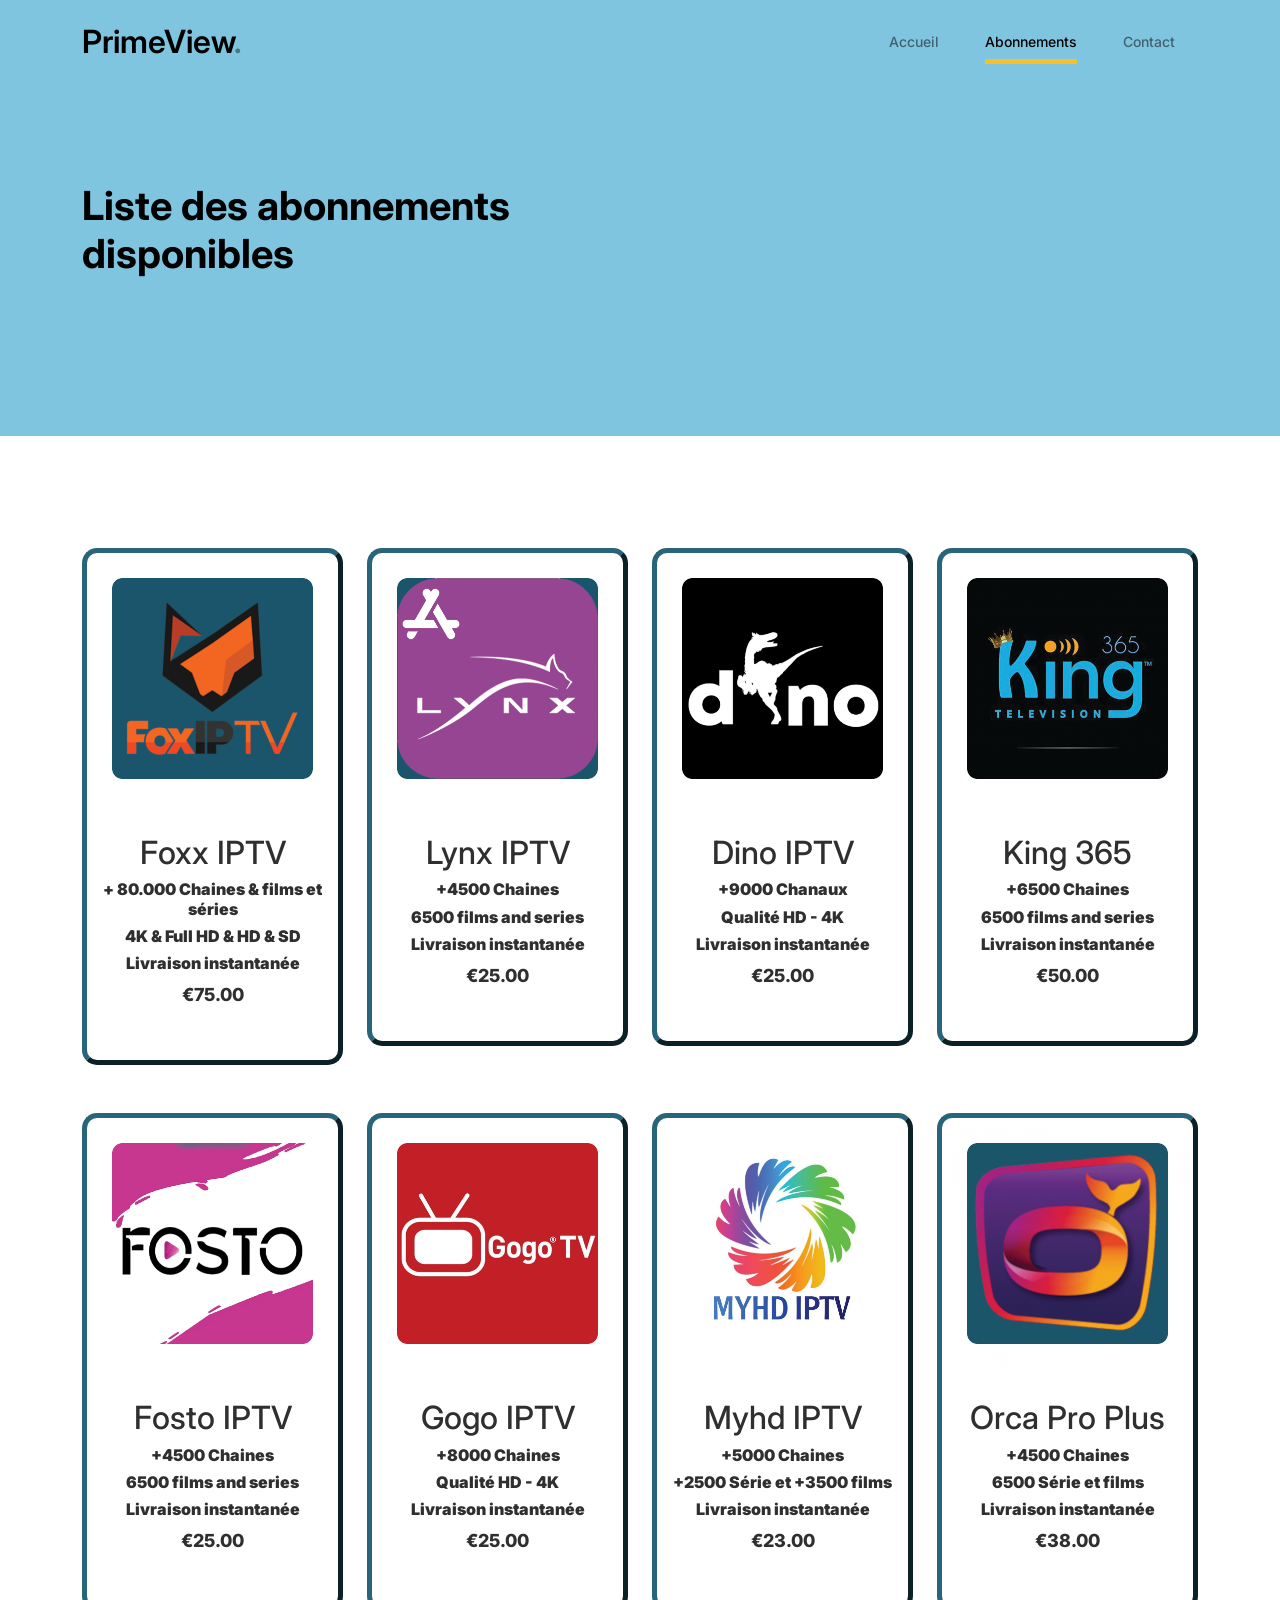
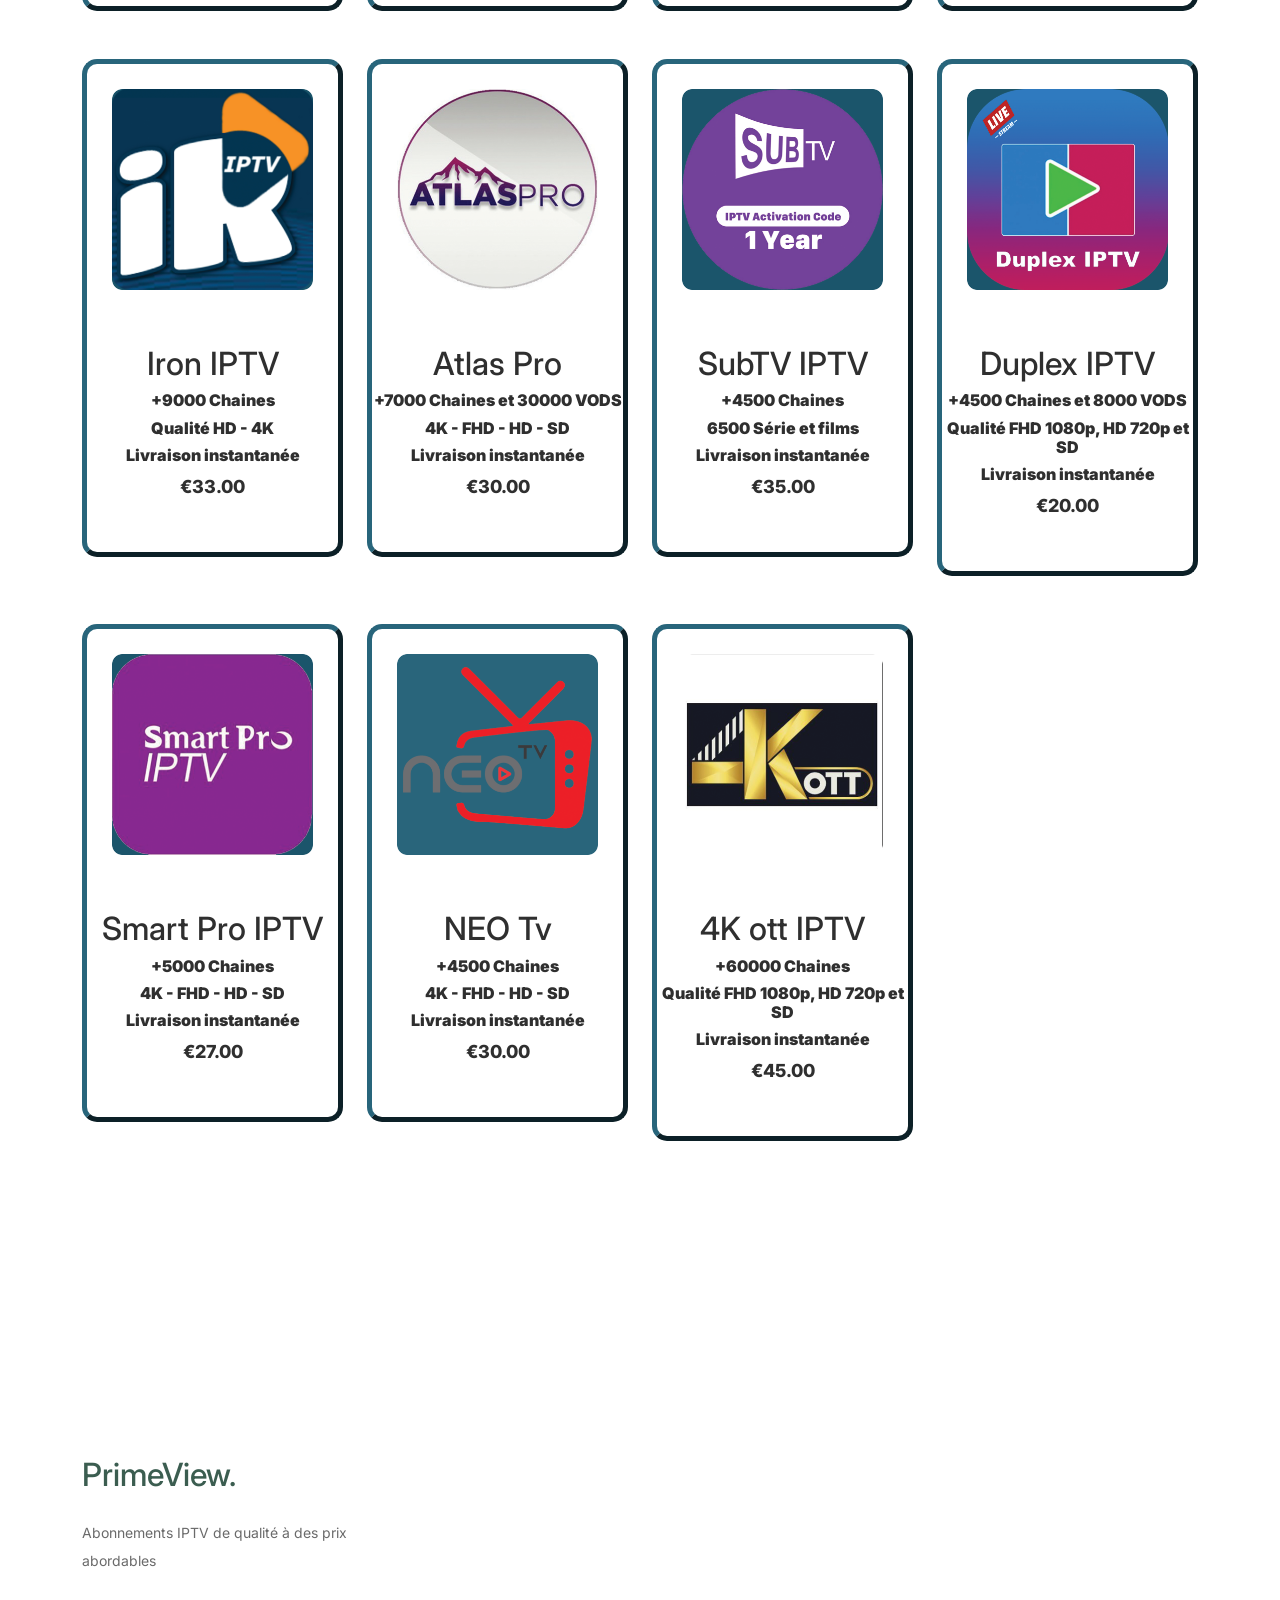
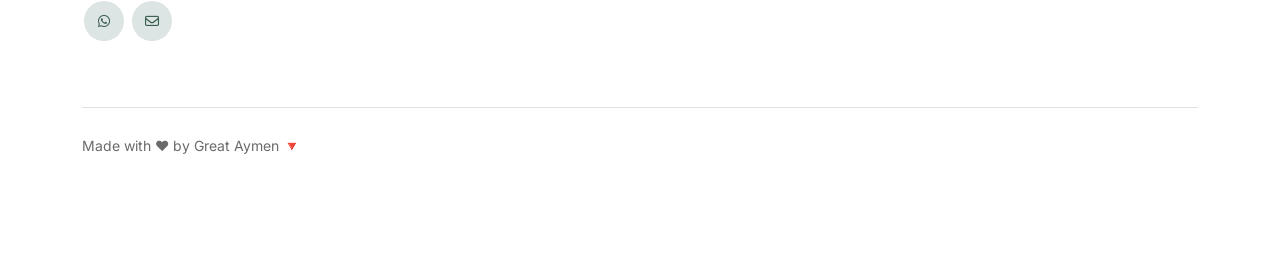
<file: shop.html>
<!doctype html>
<html lang="en">
<head>
  <meta charset="utf-8">
  <meta name="viewport" content="width=device-width, initial-scale=1, shrink-to-fit=no">
  <meta name="author" content="Untree.co">
  <link rel="shortcut icon" href="favicon.png">

  <meta name="description" content="" />
  <meta name="keywords" content="bootstrap, bootstrap4" />

		<!-- Bootstrap CSS -->
		<link href="css/bootstrap.min.css" rel="stylesheet">
		<link href="https://cdnjs.cloudflare.com/ajax/libs/font-awesome/6.0.0-beta3/css/all.min.css" rel="stylesheet">
		<link href="css/tiny-slider.css" rel="stylesheet">
		<link href="css/style.css" rel="stylesheet">
		<title>Rahim's Website</title>
	</head>

	<body>

		<!-- Start Header/Navigation -->
		<nav class="custom-navbar navbar navbar navbar-expand-md navbar-dark bg-dark" arial-label="Furni navigation bar">

			<div class="container">
				<a class="navbar-brand" href="index.html" style="color: black;">PrimeView<span>.</span></a>

				<button class="navbar-toggler" type="button" data-bs-toggle="collapse" data-bs-target="#navbarsFurni" aria-controls="navbarsFurni" aria-expanded="false" aria-label="Toggle navigation">
					<span class="navbar-toggler-icon"></span>
				</button>

				<div class="collapse navbar-collapse" id="navbarsFurni">
					<ul class="custom-navbar-nav navbar-nav ms-auto mb-2 mb-md-0">
						<li>
							<a class="nav-link" href="index.html">Accueil</a>
						</li>
						<li class="nav-item active"><a class="nav-link" href="shop.html">Abonnements</a></li>
						<li><a class="nav-link" href="contact.html">Contact</a></li>
					</ul>
				</div>
			</div>
				
		</nav>
		<!-- End Header/Navigation -->

		<!-- Start Hero Section -->
			<div class="hero">
				<div class="container">
					<div class="row justify-content-between">
						<div class="col-lg-5">
							<div class="intro-excerpt">
								<h1>Liste des abonnements disponibles</h1>
							</div>
						</div>
						<div class="col-lg-7">
							
						</div>
					</div>
				</div>
			</div>
		<!-- End Hero Section -->

		

		<div class="untree_co-section product-section before-footer-section">
		    <div class="container">
		      	<div class="row">

		      		<!-- Start Column 1 -->
					<div class="col-12 col-md-4 col-lg-3 mb-5">
						<a class="product-item" href="checkout.html">
							<img src="images/fox-logo.png" class="img-fluid product-thumbnail">
							<h2 class="product-title">Foxx IPTV</h2>
							<h3 class="product-title" style="font-weight: 900;">+ 80.000 Chaines & films et séries</h3>
							<h3 class="product-title" style="font-weight: 900;">4K & Full HD & HD & SD</h3>
							<h3 class="product-title" style="font-weight: 900;">Livraison instantanée</h3>
							<strong class="product-price">€75.00</strong>

							<span class="icon-cross">
								<img src="images/cross.svg" class="img-fluid">
							</span>
						</a>
					</div> 
					<!-- End Column 1 -->
						
					<!-- Start Column 2 -->
					<div class="col-12 col-md-4 col-lg-3 mb-5">
						<a class="product-item" href="#">
							<img src="images/lynx-logo.png" class="img-fluid product-thumbnail">
							<h2 class="product-title">Lynx IPTV</h2>
							<h3 class="product-title" style="font-weight: 900;">+4500 Chaines</h3>
							<h3 class="product-title" style="font-weight: 900;">6500 films and series</h3>
							<h3 class="product-title" style="font-weight: 900;">Livraison instantanée</h3>
							<strong class="product-price">€25.00</strong>

							<span class="icon-cross">
								<img src="images/cross.svg" class="img-fluid">
							</span>
						</a>
					</div> 
					<!-- End Column 2 -->

					<!-- Start Column 3 -->
					<div class="col-12 col-md-4 col-lg-3 mb-5">
						<a class="product-item" href="#">
							<img src="images/dino-logo.png" class="img-fluid product-thumbnail">
							<h2 class="product-title">Dino IPTV</h2>
							<h3 class="product-title" style="font-weight: 900;">+9000 Chanaux</h3>
							<h3 class="product-title" style="font-weight: 900;">Qualité HD - 4K</h3>
							<h3 class="product-title" style="font-weight: 900;">Livraison instantanée</h3>
							<strong class="product-price">€25.00</strong>

							<span class="icon-cross">
								<img src="images/cross.svg" class="img-fluid">
							</span>
						</a>
					</div>
					<!-- End Column 3 -->

					<!-- Start Column 4 -->
					<div class="col-12 col-md-4 col-lg-3 mb-5">
						<a class="product-item" href="#">
							<img src="images/king-logo.png" class="img-fluid product-thumbnail">
							<h2 class="product-title">King 365</h2>
							<h3 class="product-title" style="font-weight: 900;">+6500 Chaines</h3>
							<h3 class="product-title" style="font-weight: 900;">6500 films and series</h3>
							<h3 class="product-title" style="font-weight: 900;">Livraison instantanée</h3>
							<strong class="product-price">€50.00</strong>

							<span class="icon-cross">
								<img src="images/cross.svg" class="img-fluid">
							</span>
						</a>
					</div>
					<!-- End Column 4 -->


					<!-- Start Column 1 -->
					<div class="col-12 col-md-4 col-lg-3 mb-5">
						<a class="product-item" href="#">
							<img src="images/fosto-logo.png" class="img-fluid product-thumbnail">
							<h2 class="product-title">Fosto IPTV</h2>
							<h3 class="product-title" style="font-weight: 900;">+4500 Chaines</h3>
							<h3 class="product-title" style="font-weight: 900;">6500 films and series</h3>
							<h3 class="product-title" style="font-weight: 900;">Livraison instantanée</h3>
							<strong class="product-price">€25.00</strong>

							<span class="icon-cross">
								<img src="images/cross.svg" class="img-fluid">
							</span>
						</a>
					</div> 
					<!-- End Column 1 -->
						
					<!-- Start Column 2 -->
					<div class="col-12 col-md-4 col-lg-3 mb-5">
						<a class="product-item" href="#">
							<img src="images/gogo-logo.png" class="img-fluid product-thumbnail">
							<h2 class="product-title">Gogo IPTV</h2>
							<h3 class="product-title" style="font-weight: 900;">+8000 Chaines</h3>
							<h3 class="product-title" style="font-weight: 900;">Qualité HD - 4K</h3>
							<h3 class="product-title" style="font-weight: 900;">Livraison instantanée</h3>
							<strong class="product-price">€25.00</strong>

							<span class="icon-cross">
								<img src="images/cross.svg" class="img-fluid">
							</span>
						</a>
					</div> 
					<!-- End Column 2 -->

					<!-- Start Column 3 -->
					<div class="col-12 col-md-4 col-lg-3 mb-5">
						<a class="product-item" href="#">
							<img src="images/myhd-logo.png" class="img-fluid product-thumbnail">
							<h2 class="product-title">Myhd IPTV</h2>
							<h3 class="product-title" style="font-weight: 900;">+5000 Chaines</h3>
							<h3 class="product-title" style="font-weight: 900;">+2500 Série et +3500 films</h3>
							<h3 class="product-title" style="font-weight: 900;">Livraison instantanée</h3>
							<strong class="product-price">€23.00</strong>

							<span class="icon-cross">
								<img src="images/cross.svg" class="img-fluid">
							</span>
						</a>
					</div>
					<!-- End Column 3 -->

					<!-- Start Column 4 -->
					<div class="col-12 col-md-4 col-lg-3 mb-5">
						<a class="product-item" href="#">
							<img src="images/orca-logo.png" class="img-fluid product-thumbnail">
							<h2 class="product-title">Orca Pro Plus</h2>
							<h3 class="product-title" style="font-weight: 900;">+4500 Chaines</h3>
							<h3 class="product-title" style="font-weight: 900;">6500 Série et films</h3>
							<h3 class="product-title" style="font-weight: 900;">Livraison instantanée</h3>
							<strong class="product-price">€38.00</strong>

							<span class="icon-cross">
								<img src="images/cross.svg" class="img-fluid">
							</span>
						</a>
					</div>
					<!-- End Column 4 -->
					<!-- Start Column 1 -->
					<div class="col-12 col-md-4 col-lg-3 mb-5">
						<a class="product-item" href="#">
							<img src="images/iron-logo.png" class="img-fluid product-thumbnail">
							<h2 class="product-title">Iron IPTV</h2>
							<h3 class="product-title" style="font-weight: 900;">+9000 Chaines</h3>
							<h3 class="product-title" style="font-weight: 900;">Qualité HD - 4K</h3>
							<h3 class="product-title" style="font-weight: 900;">Livraison instantanée</h3>
							<strong class="product-price">€33.00</strong>

							<span class="icon-cross">
								<img src="images/cross.svg" class="img-fluid">
							</span>
						</a>
					</div> 
					<!-- End Column 1 -->
						
					<!-- Start Column 2 -->
					<div class="col-12 col-md-4 col-lg-3 mb-5">
						<a class="product-item" href="#">
							<img src="images/atlas-logo.png" class="img-fluid product-thumbnail">
							<h2 class="product-title">Atlas Pro</h2>
							<h3 class="product-title" style="font-weight: 900;">+7000 Chaines et 30000 VODS</h3>
							<h3 class="product-title" style="font-weight: 900;">4K - FHD - HD - SD</h3>
							<h3 class="product-title" style="font-weight: 900;">Livraison instantanée</h3>
							<strong class="product-price">€30.00</strong>

							<span class="icon-cross">
								<img src="images/cross.svg" class="img-fluid">
							</span>
						</a>
					</div> 
					<!-- End Column 2 -->

					<!-- Start Column 3 -->
					<div class="col-12 col-md-4 col-lg-3 mb-5">
						<a class="product-item" href="#">
							<img src="images/subtv-logo.png" class="img-fluid product-thumbnail">
							<h2 class="product-title">SubTV IPTV</h2>
							<h3 class="product-title" style="font-weight: 900;">+4500 Chaines</h3>
							<h3 class="product-title" style="font-weight: 900;">6500 Série et films</h3>
							<h3 class="product-title" style="font-weight: 900;">Livraison instantanée</h3>
							<strong class="product-price">€35.00</strong>

							<span class="icon-cross">
								<img src="images/cross.svg" class="img-fluid">
							</span>
						</a>
					</div>
					<!-- End Column 3 -->

					<!-- Start Column 4 -->
					<div class="col-12 col-md-4 col-lg-3 mb-5">
						<a class="product-item" href="#">
							<img src="images/duplex-logo.png" class="img-fluid product-thumbnail">
							<h2 class="product-title">Duplex IPTV</h2>
							<h3 class="product-title" style="font-weight: 900;">+4500 Chaines et 8000 VODS</h3>
							<h3 class="product-title" style="font-weight: 900;">Qualité FHD 1080p, HD 720p et SD</h3>
							<h3 class="product-title" style="font-weight: 900;">Livraison instantanée</h3>
							<strong class="product-price">€20.00</strong>

							<span class="icon-cross">
								<img src="images/cross.svg" class="img-fluid">
							</span>
						</a>
					</div>
					<!-- End Column 4 -->

					<!-- Start Column 1 -->
					<div class="col-12 col-md-4 col-lg-3 mb-5">
						<a class="product-item" href="#">
							<img src="images/smart-logo.png" class="img-fluid product-thumbnail">
							<h2 class="product-title">Smart Pro IPTV</h2>
							<h3 class="product-title" style="font-weight: 900;">+5000 Chaines</h3>
							<h3 class="product-title" style="font-weight: 900;">4K - FHD - HD - SD</h3>
							<h3 class="product-title" style="font-weight: 900;">Livraison instantanée</h3>
							<strong class="product-price">€27.00</strong>

							<span class="icon-cross">
								<img src="images/cross.svg" class="img-fluid">
							</span>
						</a>
					</div> 
					<!-- End Column 1 -->
						
					<!-- Start Column 2 -->
					<div class="col-12 col-md-4 col-lg-3 mb-5">
						<a class="product-item" href="#">
							<img src="images/neo-logo.png" class="img-fluid product-thumbnail">
							<h2 class="product-title">NEO Tv</h2>
							<h3 class="product-title" style="font-weight: 900;">+4500 Chaines</h3>
							<h3 class="product-title" style="font-weight: 900;">4K - FHD - HD - SD</h3>
							<h3 class="product-title" style="font-weight: 900;">Livraison instantanée</h3>
							<strong class="product-price">€30.00</strong>

							<span class="icon-cross">
								<img src="images/cross.svg" class="img-fluid">
							</span>
						</a>
					</div> 
					<!-- End Column 2 -->

					<!-- Start Column 3 -->
					<div class="col-12 col-md-4 col-lg-3 mb-5">
						<a class="product-item" href="#">
							<img src="images/4kott-logo.png" class="img-fluid product-thumbnail">
							<h2 class="product-title">4K ott IPTV</h2>
							<h3 class="product-title" style="font-weight: 900;">+60000 Chaines</h3>
							<h3 class="product-title" style="font-weight: 900;">Qualité FHD 1080p, HD 720p et SD</h3>
							<h3 class="product-title" style="font-weight: 900;">Livraison instantanée</h3>
							<strong class="product-price">€45.00</strong>

							<span class="icon-cross">
								<img src="images/cross.svg" class="img-fluid">
							</span>
						</a>
					</div>
					<!-- End Column 3 -->

		      	</div>
		    </div>
		</div>


		<!-- Start Footer Section -->
		<footer class="footer-section">
			<div class="container relative">
				<div class="row g-5 mb-5">
					<div class="col-lg-4">
						<div class="mb-4 footer-logo-wrap"><a href="#" class="footer-logo">PrimeView<span>.</span></a></div>
						<p class="mb-4">Abonnements IPTV de qualité à des prix abordables</p>

						<ul class="list-unstyled custom-social">
							<li><a href="#"><span class="fa-brands fa-whatsapp"></span></a></li>
							<li><a href="#"><span class="fa-regular fa-envelope"></span></a></li>
						</ul>
					</div>

				</div>

				<div class="border-top copyright">
					<div class="row pt-4">
						<div class="col-lg-6">
							<p>Made with <span class="heart">❤</span> by Great Aymen <span>🔻</span></p>
						</div>

					</div>
				</div>

			</div>
		</footer>
		<!-- End Footer Section -->	


		<script src="js/bootstrap.bundle.min.js"></script>
		<script src="js/tiny-slider.js"></script>
		<script src="js/custom.js"></script>
	</body>

</html>
</file>
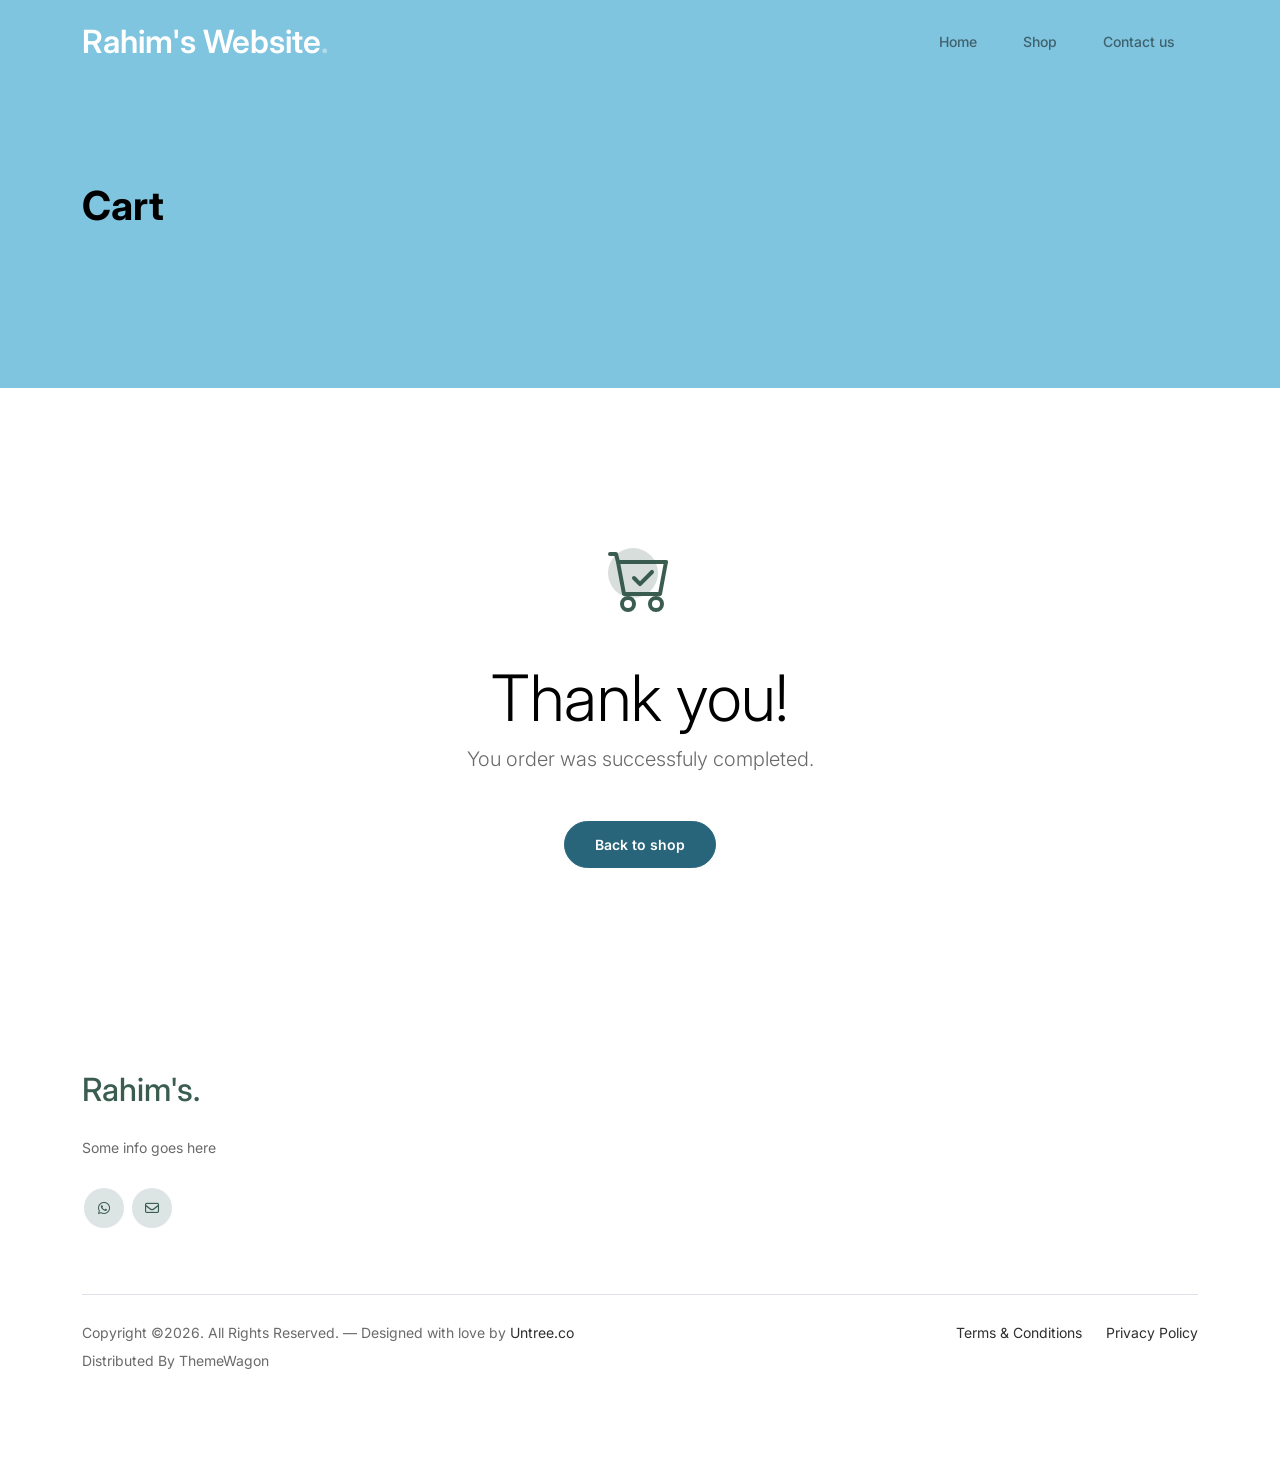
<file: thankyou.html>
<!doctype html>
<html lang="en">
<head>
  <meta charset="utf-8">
  <meta name="viewport" content="width=device-width, initial-scale=1, shrink-to-fit=no">
  <meta name="author" content="Untree.co">
  <link rel="shortcut icon" href="favicon.png">

  <meta name="description" content="" />
  <meta name="keywords" content="bootstrap, bootstrap4" />

		<!-- Bootstrap CSS -->
		<link href="css/bootstrap.min.css" rel="stylesheet">
		<link href="https://cdnjs.cloudflare.com/ajax/libs/font-awesome/6.0.0-beta3/css/all.min.css" rel="stylesheet">
		<link href="css/tiny-slider.css" rel="stylesheet">
		<link href="css/style.css" rel="stylesheet">
		<title>Rahim's Website</title>
	</head>

	<body>

		<!-- Start Header/Navigation -->
		<nav class="custom-navbar navbar navbar navbar-expand-md navbar-dark bg-dark" arial-label="Furni navigation bar">

			<div class="container">
				<a class="navbar-brand" href="index.html">Rahim's Website<span>.</span></a>

				<button class="navbar-toggler" type="button" data-bs-toggle="collapse" data-bs-target="#navbarsFurni" aria-controls="navbarsFurni" aria-expanded="false" aria-label="Toggle navigation">
					<span class="navbar-toggler-icon"></span>
				</button>

				<div class="collapse navbar-collapse" id="navbarsFurni">
					<ul class="custom-navbar-nav navbar-nav ms-auto mb-2 mb-md-0">
						<li><a class="nav-link" href="index.html">Home</a></li>
						<li><a class="nav-link" href="shop.html">Shop</a></li>
						<li><a class="nav-link" href="contact.html">Contact us</a></li>
					</ul>
				</div>
			</div>
				
		</nav>
		<!-- End Header/Navigation -->

		<!-- Start Hero Section -->
			<div class="hero">
				<div class="container">
					<div class="row justify-content-between">
						<div class="col-lg-5">
							<div class="intro-excerpt">
								<h1>Cart</h1>
							</div>
						</div>
						<div class="col-lg-7">
							
						</div>
					</div>
				</div>
			</div>
		<!-- End Hero Section -->

		

		<div class="untree_co-section">
    <div class="container">
      <div class="row">
        <div class="col-md-12 text-center pt-5">
          <span class="display-3 thankyou-icon text-primary">
            <svg width="1em" height="1em" viewBox="0 0 16 16" class="bi bi-cart-check mb-5" fill="currentColor" xmlns="http://www.w3.org/2000/svg">
              <path fill-rule="evenodd" d="M11.354 5.646a.5.5 0 0 1 0 .708l-3 3a.5.5 0 0 1-.708 0l-1.5-1.5a.5.5 0 1 1 .708-.708L8 8.293l2.646-2.647a.5.5 0 0 1 .708 0z"/>
              <path fill-rule="evenodd" d="M0 1.5A.5.5 0 0 1 .5 1H2a.5.5 0 0 1 .485.379L2.89 3H14.5a.5.5 0 0 1 .491.592l-1.5 8A.5.5 0 0 1 13 12H4a.5.5 0 0 1-.491-.408L2.01 3.607 1.61 2H.5a.5.5 0 0 1-.5-.5zM3.102 4l1.313 7h8.17l1.313-7H3.102zM5 12a2 2 0 1 0 0 4 2 2 0 0 0 0-4zm7 0a2 2 0 1 0 0 4 2 2 0 0 0 0-4zm-7 1a1 1 0 1 0 0 2 1 1 0 0 0 0-2zm7 0a1 1 0 1 0 0 2 1 1 0 0 0 0-2z"/>
            </svg>
          </span>
          <h2 class="display-3 text-black">Thank you!</h2>
          <p class="lead mb-5">You order was successfuly completed.</p>
          <p><a href="shop.html" class="btn btn-sm btn-outline-black">Back to shop</a></p>
        </div>
      </div>
    </div>
  </div>

		<!-- Start Footer Section -->
		<footer class="footer-section">
			<div class="container relative">
				<div class="row g-5 mb-5">
					<div class="col-lg-4">
						<div class="mb-4 footer-logo-wrap"><a href="#" class="footer-logo">Rahim's<span>.</span></a></div>
						<p class="mb-4">Some info goes here</p>

						<ul class="list-unstyled custom-social">
							<li><a href="#"><span class="fa-brands fa-whatsapp"></span></a></li>
							<li><a href="#"><span class="fa-regular fa-envelope"></span></a></li>
						</ul>
					</div>

				</div>

				<div class="border-top copyright">
					<div class="row pt-4">
						<div class="col-lg-6">
							<p class="mb-2 text-center text-lg-start">Copyright &copy;<script>document.write(new Date().getFullYear());</script>. All Rights Reserved. &mdash; Designed with love by <a href="https://untree.co">Untree.co</a> Distributed By <a hreff="https://themewagon.com">ThemeWagon</a>  <!-- License information: https://untree.co/license/ -->
            </p>
						</div>

						<div class="col-lg-6 text-center text-lg-end">
							<ul class="list-unstyled d-inline-flex ms-auto">
								<li class="me-4"><a href="#">Terms &amp; Conditions</a></li>
								<li><a href="#">Privacy Policy</a></li>
							</ul>
						</div>

					</div>
				</div>

			</div>
		</footer>
		<!-- End Footer Section -->	


		<script src="js/bootstrap.bundle.min.js"></script>
		<script src="js/tiny-slider.js"></script>
		<script src="js/custom.js"></script>
	</body>

</html>
</file>
<file: css/tiny-slider.css>
.tns-outer{padding:0 !important}.tns-outer [hidden]{display:none !important}.tns-outer [aria-controls],.tns-outer [data-action]{cursor:pointer}.tns-slider{-webkit-transition:all 0s;-moz-transition:all 0s;transition:all 0s}.tns-slider>.tns-item{-webkit-box-sizing:border-box;-moz-box-sizing:border-box;box-sizing:border-box}.tns-horizontal.tns-subpixel{white-space:nowrap}.tns-horizontal.tns-subpixel>.tns-item{display:inline-block;vertical-align:top;white-space:normal}.tns-horizontal.tns-no-subpixel:after{content:'';display:table;clear:both}.tns-horizontal.tns-no-subpixel>.tns-item{float:left}.tns-horizontal.tns-carousel.tns-no-subpixel>.tns-item{margin-right:-100%}.tns-no-calc{position:relative;left:0}.tns-gallery{position:relative;left:0;min-height:1px}.tns-gallery>.tns-item{position:absolute;left:-100%;-webkit-transition:transform 0s, opacity 0s;-moz-transition:transform 0s, opacity 0s;transition:transform 0s, opacity 0s}.tns-gallery>.tns-slide-active{position:relative;left:auto !important}.tns-gallery>.tns-moving{-webkit-transition:all 0.25s;-moz-transition:all 0.25s;transition:all 0.25s}.tns-autowidth{display:inline-block}.tns-lazy-img{-webkit-transition:opacity 0.6s;-moz-transition:opacity 0.6s;transition:opacity 0.6s;opacity:0.6}.tns-lazy-img.tns-complete{opacity:1}.tns-ah{-webkit-transition:height 0s;-moz-transition:height 0s;transition:height 0s}.tns-ovh{overflow:hidden}.tns-visually-hidden{position:absolute;left:-10000em}.tns-transparent{opacity:0;visibility:hidden}.tns-fadeIn{opacity:1;filter:alpha(opacity=100);z-index:0}.tns-normal,.tns-fadeOut{opacity:0;filter:alpha(opacity=0);z-index:-1}.tns-vpfix{white-space:nowrap}.tns-vpfix>div,.tns-vpfix>li{display:inline-block}.tns-t-subp2{margin:0 auto;width:310px;position:relative;height:10px;overflow:hidden}.tns-t-ct{width:2333.3333333%;width:-webkit-calc(100% * 70 / 3);width:-moz-calc(100% * 70 / 3);width:calc(100% * 70 / 3);position:absolute;right:0}.tns-t-ct:after{content:'';display:table;clear:both}.tns-t-ct>div{width:1.4285714%;width:-webkit-calc(100% / 70);width:-moz-calc(100% / 70);width:calc(100% / 70);height:10px;float:left}

/*# sourceMappingURL=sourcemaps/tiny-slider.css.map */
</file>
<file: css/style.css>
@import url("https://fonts.googleapis.com/css2?family=Inter:wght@400;500;600;700;800&display=swap");
body {
  overflow-x: hidden;
  position: relative; }

body {
  font-family: "Inter", sans-serif;
  font-weight: 400;
  line-height: 28px;
  color: #6a6a6a;
  font-size: 14px;
  background-color: white; }

a {
  text-decoration: none;
  -webkit-transition: .3s all ease;
  -o-transition: .3s all ease;
  transition: .3s all ease;
  color: #2f2f2f;
  text-decoration: underline; }
  a:hover {
    color: #2f2f2f;
    text-decoration: none; }
  a.more {
    font-weight: 600; }

.custom-navbar {
  background: #80c5df !important;
  padding-top: 20px;
  padding-bottom: 20px; }
  .custom-navbar .navbar-brand {
    font-size: 32px;
    font-weight: 600; }
    .custom-navbar .navbar-brand > span {
      opacity: .4; }
  .custom-navbar .navbar-toggler {
    border-color: transparent; }
    .custom-navbar .navbar-toggler:active, .custom-navbar .navbar-toggler:focus {
      -webkit-box-shadow: none;
      box-shadow: none;
      outline: none; }
  @media (min-width: 992px) {
    .custom-navbar .custom-navbar-nav li {
      margin-left: 15px;
      margin-right: 15px; } }
  .custom-navbar .custom-navbar-nav li a {
    font-weight: 500;
    color: #000000 !important;
    opacity: .5;
    -webkit-transition: .3s all ease;
    -o-transition: .3s all ease;
    transition: .3s all ease;
    position: relative; }
    @media (min-width: 768px) {
      .custom-navbar .custom-navbar-nav li a:before {
        content: "";
        position: absolute;
        bottom: 0;
        left: 8px;
        right: 8px;
        background: #f9bf29;
        height: 5px;
        opacity: 1;
        visibility: visible;
        width: 0;
        -webkit-transition: .15s all ease-out;
        -o-transition: .15s all ease-out;
        transition: .15s all ease-out; } }
    .custom-navbar .custom-navbar-nav li a:hover {
      opacity: 1; }
      .custom-navbar .custom-navbar-nav li a:hover:before {
        width: calc(100% - 16px); }
  .custom-navbar .custom-navbar-nav li.active a {
    opacity: 1; }
    .custom-navbar .custom-navbar-nav li.active a:before {
      width: calc(100% - 16px); }
  .custom-navbar .custom-navbar-cta {
    margin-left: 0 !important;
    -webkit-box-orient: horizontal;
    -webkit-box-direction: normal;
    -ms-flex-direction: row;
    flex-direction: row; }
    @media (min-width: 768px) {
      .custom-navbar .custom-navbar-cta {
        margin-left: 40px !important; } }
    .custom-navbar .custom-navbar-cta li {
      margin-left: 0px;
      margin-right: 0px; }
      .custom-navbar .custom-navbar-cta li:first-child {
        margin-right: 20px; }

.hero {
  background: #80c5df;
  padding: calc(4rem - 30px) 0 0rem 0; }
  @media (min-width: 768px) {
    .hero {
      padding: calc(4rem - 30px) 0 4rem 0; } }
  @media (min-width: 992px) {
    .hero {
      padding: calc(8rem - 30px) 0 8rem 0; } }
  .hero .intro-excerpt {
    position: relative;
    z-index: 4; }
    @media (min-width: 992px) {
      .hero .intro-excerpt {
        max-width: 450px; } }
  .hero h1 {
    font-weight: 700;
    color: #000000;
    margin-bottom: 30px; }
    @media (min-width: 1400px) {
      .hero h1 {
        font-size: 54px; } }
  .hero p {
    color: rgba(255, 255, 255, 0.5);
    margin-botom: 30px; }
  .hero .hero-img-wrap {
    position: relative; }
    .hero .hero-img-wrap img {
      position: relative;
      top: 0px;
      right: 0px;
      z-index: 2;
      max-width: 780px;
      left: -20px; }
      @media (min-width: 768px) {
        .hero .hero-img-wrap img {
          right: 0px;
          left: -100px; } }
      @media (min-width: 992px) {
        .hero .hero-img-wrap img {
          left: 0px;
          top: -80px;
          position: absolute;
          right: -50px; } }
      @media (min-width: 1200px) {
        .hero .hero-img-wrap img {
          left: 0px;
          top: -80px;
          right: -100px; } }
    .hero .hero-img-wrap:after {
      content: "";
      position: absolute;
      width: 255px;
      height: 217px;
      background-image: url("../images/dots-light.svg");
      background-size: contain;
      background-repeat: no-repeat;
      right: -100px;
      top: -0px; }
      @media (min-width: 1200px) {
        .hero .hero-img-wrap:after {
          top: -40px; } }

.btn {
  font-weight: 600;
  padding: 12px 30px;
  border-radius: 30px;
  color: #ffffff;
  background: #28657B;
  border-color: #28657B; }
  .btn:hover {
    color: #ffffff;
    background: #183d4b;
    border-color: #183d4b; }
  .btn:active, .btn:focus {
    outline: none !important;
    -webkit-box-shadow: none;
    box-shadow: none; }
  .btn.btn-primary {
    background: #28657B;
    border-color: #28657B; }
    .btn.btn-primary:hover {
      background: #183d4b;
      border-color: #183d4b; }
  .btn.btn-secondary {
    color: whitesmoke;
    background: #28657B;
    border-color: #28657B; }
    .btn.btn-secondary:hover {
      background: #183d4b;
      border-color: #183d4b; }
  .btn.btn-white-outline {
    background: transparent;
    border-width: 2px;
    border-color: rgba(255, 255, 255, 0.3); }
    .btn.btn-white-outline:hover {
      border-color: white;
      color: #ffffff; }

.section-title {
  color: #2f2f2f; }

.product-section {
  padding: 7rem 0; }
  .product-section .product-item {
    text-align: center;
    text-decoration: none;
    display: block;
    position: relative;
    padding-bottom: 50px;
    cursor: pointer;
    border: 5px outset #28657B;
    border-radius: 15px; }
    .product-section .product-item .product-thumbnail {
      margin-bottom: 30px;
      position: relative;
      top: 0;
      -webkit-transition: .3s all ease;
      -o-transition: .3s all ease;
      transition: .3s all ease; }
    .product-section .product-item h3 {
      font-weight: 600;
      font-size: 16px; }
    .product-section .product-item strong {
      font-weight: 800 !important;
      font-size: 18px !important; }
    .product-section .product-item h3, .product-section .product-item strong {
      color: #2f2f2f;
      text-decoration: none; }
    .product-section .product-item .icon-cross {
      position: absolute;
      width: 35px;
      height: 35px;
      display: inline-block;
      background: #2f2f2f;
      bottom: 15px;
      left: 50%;
      -webkit-transform: translateX(-50%);
      -ms-transform: translateX(-50%);
      transform: translateX(-50%);
      margin-bottom: -17.5px;
      border-radius: 50%;
      opacity: 0;
      visibility: hidden;
      -webkit-transition: .3s all ease;
      -o-transition: .3s all ease;
      transition: .3s all ease; }
      .product-section .product-item .icon-cross img {
        position: absolute;
        left: 50%;
        top: 50%;
        -webkit-transform: translate(-50%, -50%);
        -ms-transform: translate(-50%, -50%);
        transform: translate(-50%, -50%); }
    .product-section .product-item:before {
      bottom: 0;
      left: 0;
      right: 0;
      position: absolute;
      content: "";
      background: #80c5df;
      height: 0%;
      z-index: -1;
      border-radius: 10px;
      -webkit-transition: .3s all ease;
      -o-transition: .3s all ease;
      transition: .3s all ease; }
    .product-section .product-item:hover .product-thumbnail {
      top: -25px; }
    .product-section .product-item:hover .icon-cross {
      bottom: 0;
      opacity: 1;
      visibility: visible; }
    .product-section .product-item:hover:before {
      height: 70%; }

.why-choose-section {
  padding: 7rem 0; }
  .why-choose-section .img-wrap {
    position: relative; }
    .why-choose-section .img-wrap:before {
      position: absolute;
      content: "";
      width: 255px;
      height: 217px;
      background-image: url("../images/dots-yellow.svg");
      background-repeat: no-repeat;
      background-size: contain;
      -webkit-transform: translate(-40%, -40%);
      -ms-transform: translate(-40%, -40%);
      transform: translate(-40%, -40%);
      z-index: -1; }
    .why-choose-section .img-wrap img {
      border-radius: 20px; }

.feature {
  margin-bottom: 30px; }
  .feature .icon {
    display: inline-block;
    position: relative;
    margin-bottom: 20px; }
    .feature .icon:before {
      content: "";
      width: 33px;
      height: 33px;
      position: absolute;
      background: rgba(59, 93, 80, 0.2);
      border-radius: 50%;
      right: -8px;
      bottom: 0; }
  .feature h3 {
    font-size: 14px;
    color: #2f2f2f; }
  .feature p {
    font-size: 14px;
    line-height: 22px;
    color: #6a6a6a; }

.we-help-section {
  padding: 7rem 0; }
  .we-help-section .imgs-grid {
    display: -ms-grid;
    display: grid;
    -ms-grid-columns: (1fr)[27];
    grid-template-columns: repeat(27, 1fr);
    position: relative; }
    .we-help-section .imgs-grid:before {
      position: absolute;
      content: "";
      width: 255px;
      height: 217px;
      background-image: url("../images/dots-green.svg");
      background-size: contain;
      background-repeat: no-repeat;
      -webkit-transform: translate(-40%, -40%);
      -ms-transform: translate(-40%, -40%);
      transform: translate(-40%, -40%);
      z-index: -1; }
    .we-help-section .imgs-grid .grid {
      position: relative; }
      .we-help-section .imgs-grid .grid img {
        border-radius: 20px;
        max-width: 100%; }
      .we-help-section .imgs-grid .grid.grid-1 {
        -ms-grid-column: 1;
        -ms-grid-column-span: 18;
        grid-column: 1 / span 18;
        -ms-grid-row: 1;
        -ms-grid-row-span: 27;
        grid-row: 1 / span 27; }
      .we-help-section .imgs-grid .grid.grid-2 {
        -ms-grid-column: 19;
        -ms-grid-column-span: 27;
        grid-column: 19 / span 27;
        -ms-grid-row: 1;
        -ms-grid-row-span: 5;
        grid-row: 1 / span 5;
        padding-left: 20px; }
      .we-help-section .imgs-grid .grid.grid-3 {
        -ms-grid-column: 14;
        -ms-grid-column-span: 16;
        grid-column: 14 / span 16;
        -ms-grid-row: 6;
        -ms-grid-row-span: 27;
        grid-row: 6 / span 27;
        padding-top: 20px; }

.custom-list {
  width: 100%; }
  .custom-list li {
    display: inline-block;
    width: calc(50% - 20px);
    margin-bottom: 12px;
    line-height: 1.5;
    position: relative;
    padding-left: 20px; }
    .custom-list li:before {
      content: "";
      width: 8px;
      height: 8px;
      border-radius: 50%;
      border: 2px solid #3b5d50;
      position: absolute;
      left: 0;
      top: 8px; }

.popular-product {
  padding: 0 0 7rem 0; }
  .popular-product .product-item-sm h3 {
    font-size: 14px;
    font-weight: 700;
    color: #2f2f2f; }
  .popular-product .product-item-sm a {
    text-decoration: none;
    color: #2f2f2f;
    -webkit-transition: .3s all ease;
    -o-transition: .3s all ease;
    transition: .3s all ease; }
    .popular-product .product-item-sm a:hover {
      color: rgba(47, 47, 47, 0.5); }
  .popular-product .product-item-sm p {
    line-height: 1.4;
    margin-bottom: 10px;
    font-size: 14px; }
  .popular-product .product-item-sm .thumbnail {
    margin-right: 10px;
    -webkit-box-flex: 0;
    -ms-flex: 0 0 120px;
    flex: 0 0 120px;
    position: relative; }
    .popular-product .product-item-sm .thumbnail:before {
      content: "";
      position: absolute;
      border-radius: 20px;
      background: #dce5e4;
      width: 98px;
      height: 98px;
      top: 50%;
      left: 50%;
      -webkit-transform: translate(-50%, -50%);
      -ms-transform: translate(-50%, -50%);
      transform: translate(-50%, -50%);
      z-index: -1; }

.testimonial-section {
  padding: 3rem 0 7rem 0; }

.testimonial-slider-wrap {
  position: relative; }
  .testimonial-slider-wrap .tns-inner {
    padding-top: 30px; }
  .testimonial-slider-wrap .item .testimonial-block blockquote {
    font-size: 16px; }
    @media (min-width: 768px) {
      .testimonial-slider-wrap .item .testimonial-block blockquote {
        line-height: 32px;
        font-size: 18px; } }
  .testimonial-slider-wrap .item .testimonial-block .author-info .author-pic {
    margin-bottom: 20px; }
    .testimonial-slider-wrap .item .testimonial-block .author-info .author-pic img {
      max-width: 80px;
      border-radius: 50%; }
  .testimonial-slider-wrap .item .testimonial-block .author-info h3 {
    font-size: 14px;
    font-weight: 700;
    color: #2f2f2f;
    margin-bottom: 0; }
  .testimonial-slider-wrap #testimonial-nav {
    position: absolute;
    top: 50%;
    z-index: 99;
    width: 100%;
    display: none; }
    @media (min-width: 768px) {
      .testimonial-slider-wrap #testimonial-nav {
        display: block; } }
    .testimonial-slider-wrap #testimonial-nav > span {
      cursor: pointer;
      position: absolute;
      width: 58px;
      height: 58px;
      line-height: 58px;
      border-radius: 50%;
      background: rgba(59, 93, 80, 0.1);
      color: #2f2f2f;
      -webkit-transition: .3s all ease;
      -o-transition: .3s all ease;
      transition: .3s all ease; }
      .testimonial-slider-wrap #testimonial-nav > span:hover {
        background: #3b5d50;
        color: #ffffff; }
    .testimonial-slider-wrap #testimonial-nav .prev {
      left: -10px; }
    .testimonial-slider-wrap #testimonial-nav .next {
      right: 0; }
  .testimonial-slider-wrap .tns-nav {
    position: absolute;
    bottom: -50px;
    left: 50%;
    -webkit-transform: translateX(-50%);
    -ms-transform: translateX(-50%);
    transform: translateX(-50%); }
    .testimonial-slider-wrap .tns-nav button {
      background: none;
      border: none;
      display: inline-block;
      position: relative;
      width: 0 !important;
      height: 7px !important;
      margin: 2px; }
      .testimonial-slider-wrap .tns-nav button:active, .testimonial-slider-wrap .tns-nav button:focus, .testimonial-slider-wrap .tns-nav button:hover {
        outline: none;
        -webkit-box-shadow: none;
        box-shadow: none;
        background: none; }
      .testimonial-slider-wrap .tns-nav button:before {
        display: block;
        width: 7px;
        height: 7px;
        left: 0;
        top: 0;
        position: absolute;
        content: "";
        border-radius: 50%;
        -webkit-transition: .3s all ease;
        -o-transition: .3s all ease;
        transition: .3s all ease;
        background-color: #d6d6d6; }
      .testimonial-slider-wrap .tns-nav button:hover:before, .testimonial-slider-wrap .tns-nav button.tns-nav-active:before {
        background-color: #3b5d50; }

.before-footer-section {
  padding: 7rem 0 12rem 0 !important; }

.blog-section {
  padding: 7rem 0 12rem 0; }
  .blog-section .post-entry a {
    text-decoration: none; }
  .blog-section .post-entry .post-thumbnail {
    display: block;
    margin-bottom: 20px; }
    .blog-section .post-entry .post-thumbnail img {
      border-radius: 20px;
      -webkit-transition: .3s all ease;
      -o-transition: .3s all ease;
      transition: .3s all ease; }
  .blog-section .post-entry .post-content-entry {
    padding-left: 15px;
    padding-right: 15px; }
    .blog-section .post-entry .post-content-entry h3 {
      font-size: 16px;
      margin-bottom: 0;
      font-weight: 600;
      margin-bottom: 7px; }
    .blog-section .post-entry .post-content-entry .meta {
      font-size: 14px; }
      .blog-section .post-entry .post-content-entry .meta a {
        font-weight: 600; }
  .blog-section .post-entry:hover .post-thumbnail img, .blog-section .post-entry:focus .post-thumbnail img {
    opacity: .7; }

.footer-section {
  padding: 80px 0;
  background: #ffffff; }
  .footer-section .relative {
    position: relative; }
  .footer-section a {
    text-decoration: none;
    color: #2f2f2f;
    -webkit-transition: .3s all ease;
    -o-transition: .3s all ease;
    transition: .3s all ease; }
    .footer-section a:hover {
      color: rgba(47, 47, 47, 0.5); }
  .footer-section .subscription-form {
    margin-bottom: 40px;
    position: relative;
    z-index: 2;
    margin-top: 100px; }
    @media (min-width: 992px) {
      .footer-section .subscription-form {
        margin-top: 0px;
        margin-bottom: 80px; } }
    .footer-section .subscription-form h3 {
      font-size: 18px;
      font-weight: 500;
      color: #3b5d50; }
    .footer-section .subscription-form .form-control {
      height: 50px;
      border-radius: 10px;
      font-family: "Inter", sans-serif; }
      .footer-section .subscription-form .form-control:active, .footer-section .subscription-form .form-control:focus {
        outline: none;
        -webkit-box-shadow: none;
        box-shadow: none;
        border-color: #3b5d50;
        -webkit-box-shadow: 0 1px 4px 0 rgba(0, 0, 0, 0.2);
        box-shadow: 0 1px 4px 0 rgba(0, 0, 0, 0.2); }
      .footer-section .subscription-form .form-control::-webkit-input-placeholder {
        font-size: 14px; }
      .footer-section .subscription-form .form-control::-moz-placeholder {
        font-size: 14px; }
      .footer-section .subscription-form .form-control:-ms-input-placeholder {
        font-size: 14px; }
      .footer-section .subscription-form .form-control:-moz-placeholder {
        font-size: 14px; }
    .footer-section .subscription-form .btn {
      border-radius: 10px !important; }
  .footer-section .sofa-img {
    position: absolute;
    top: -200px;
    z-index: 1;
    right: 0; }
    .footer-section .sofa-img img {
      max-width: 380px; }
  .footer-section .links-wrap {
    margin-top: 0px; }
    @media (min-width: 992px) {
      .footer-section .links-wrap {
        margin-top: 54px; } }
    .footer-section .links-wrap ul li {
      margin-bottom: 10px; }
  .footer-section .footer-logo-wrap .footer-logo {
    font-size: 32px;
    font-weight: 500;
    text-decoration: none;
    color: #3b5d50; }
  .footer-section .custom-social li {
    margin: 2px;
    display: inline-block; }
    .footer-section .custom-social li a {
      width: 40px;
      height: 40px;
      text-align: center;
      line-height: 40px;
      display: inline-block;
      background: #dce5e4;
      color: #3b5d50;
      border-radius: 50%; }
      .footer-section .custom-social li a:hover {
        background: #3b5d50;
        color: #ffffff; }
  .footer-section .border-top {
    border-color: #dce5e4; }
    .footer-section .border-top.copyright {
      font-size: 14px !important; }

.untree_co-section {
  padding: 7rem 0; }

.form-control {
  height: 50px;
  border-radius: 10px;
  font-family: "Inter", sans-serif; }
  .form-control:active, .form-control:focus {
    outline: none;
    -webkit-box-shadow: none;
    box-shadow: none;
    border-color: #3b5d50;
    -webkit-box-shadow: 0 1px 4px 0 rgba(0, 0, 0, 0.2);
    box-shadow: 0 1px 4px 0 rgba(0, 0, 0, 0.2); }
  .form-control::-webkit-input-placeholder {
    font-size: 14px; }
  .form-control::-moz-placeholder {
    font-size: 14px; }
  .form-control:-ms-input-placeholder {
    font-size: 14px; }
  .form-control:-moz-placeholder {
    font-size: 14px; }

.service {
  line-height: 1.5; }
  .service .service-icon {
    border-radius: 10px;
    -webkit-box-flex: 0;
    -ms-flex: 0 0 50px;
    flex: 0 0 50px;
    height: 50px;
    line-height: 50px;
    text-align: center;
    background: #3b5d50;
    margin-right: 20px;
    color: #ffffff; }

textarea {
  height: auto !important; }

.site-blocks-table {
  overflow: auto; }
  .site-blocks-table .product-thumbnail {
    width: 200px; }
  .site-blocks-table .btn {
    padding: 2px 10px; }
  .site-blocks-table thead th {
    padding: 30px;
    text-align: center;
    border-width: 0px !important;
    vertical-align: middle;
    color: rgba(0, 0, 0, 0.8);
    font-size: 18px; }
  .site-blocks-table td {
    padding: 20px;
    text-align: center;
    vertical-align: middle;
    color: rgba(0, 0, 0, 0.8); }
  .site-blocks-table tbody tr:first-child td {
    border-top: 1px solid #3b5d50 !important; }
  .site-blocks-table .btn {
    background: none !important;
    color: #000000;
    border: none;
    height: auto !important; }

.site-block-order-table th {
  border-top: none !important;
  border-bottom-width: 1px !important; }

.site-block-order-table td, .site-block-order-table th {
  color: #000000; }

.couponcode-wrap input {
  border-radius: 10px !important; }

.text-primary {
  color: #3b5d50 !important; }

.thankyou-icon {
  position: relative;
  color: #3b5d50; }
  .thankyou-icon:before {
    position: absolute;
    content: "";
    width: 50px;
    height: 50px;
    border-radius: 50%;
    background: rgba(59, 93, 80, 0.2); }
</file>
